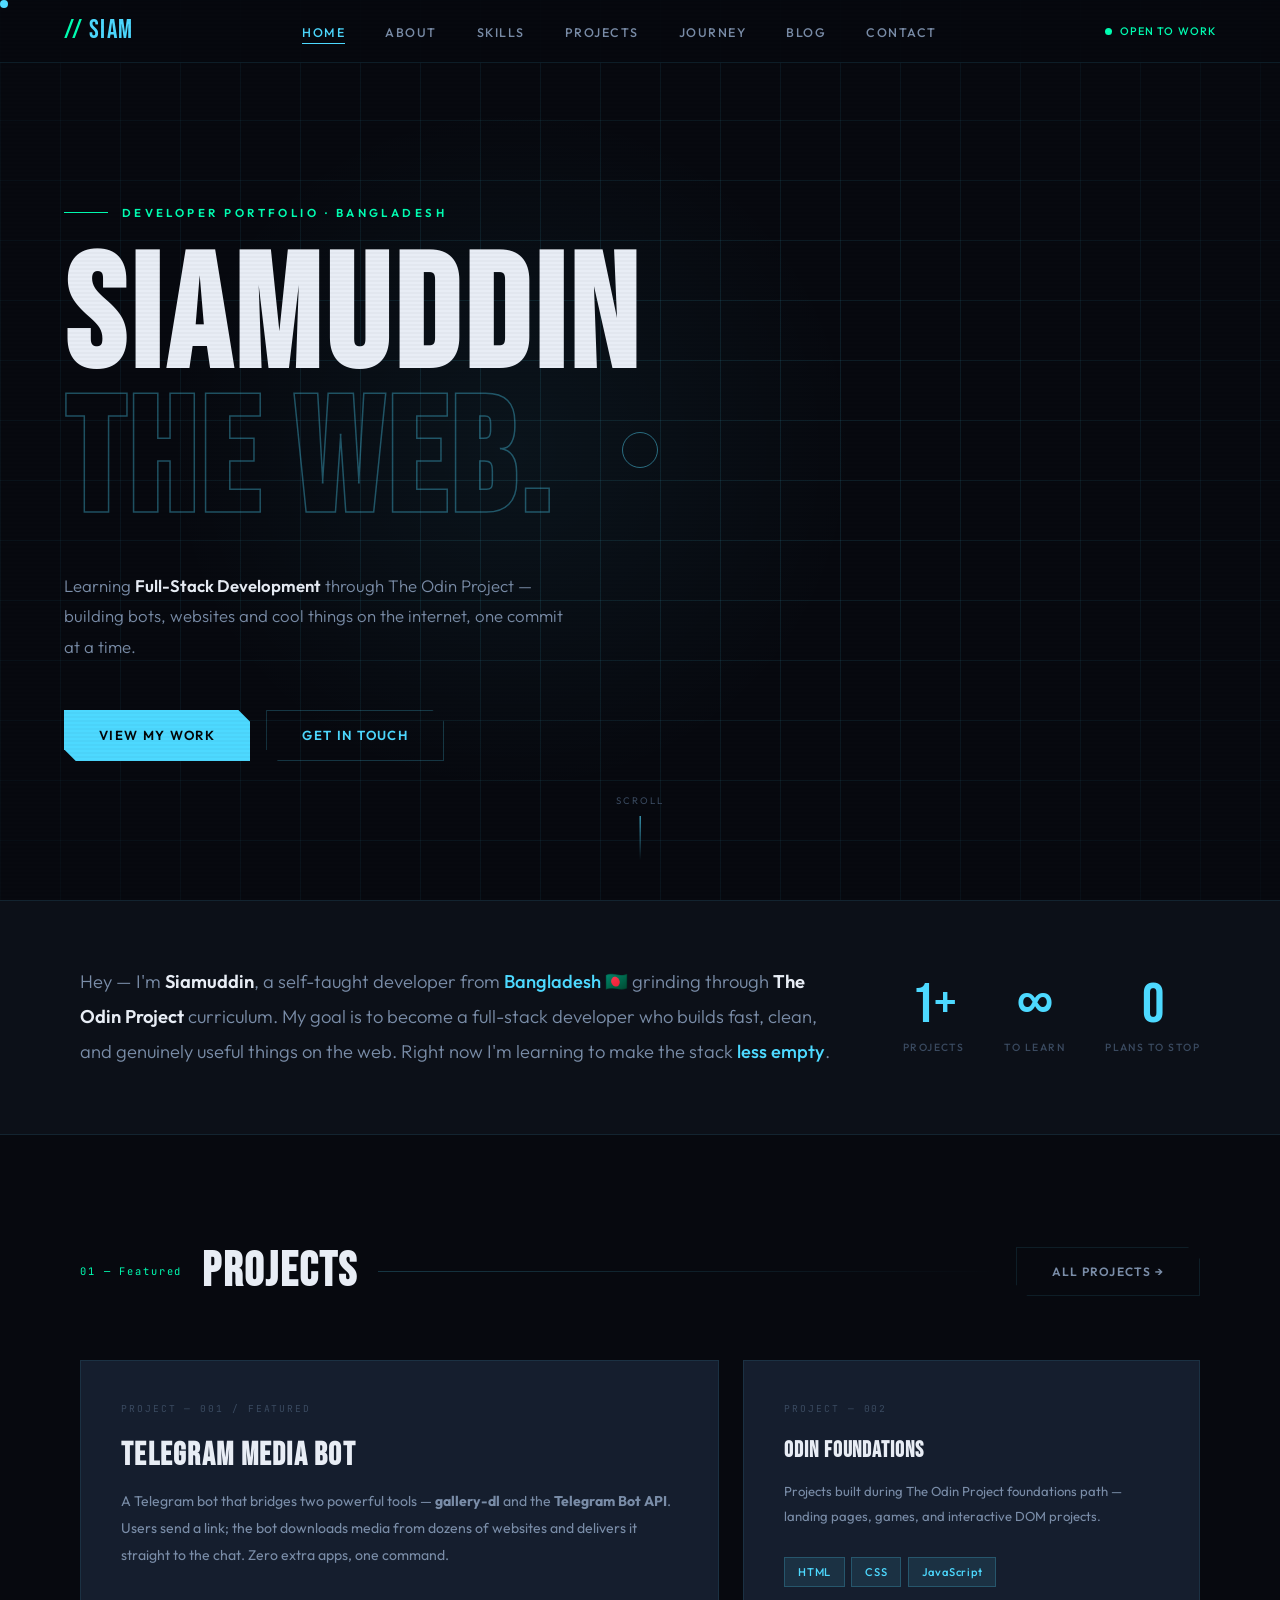
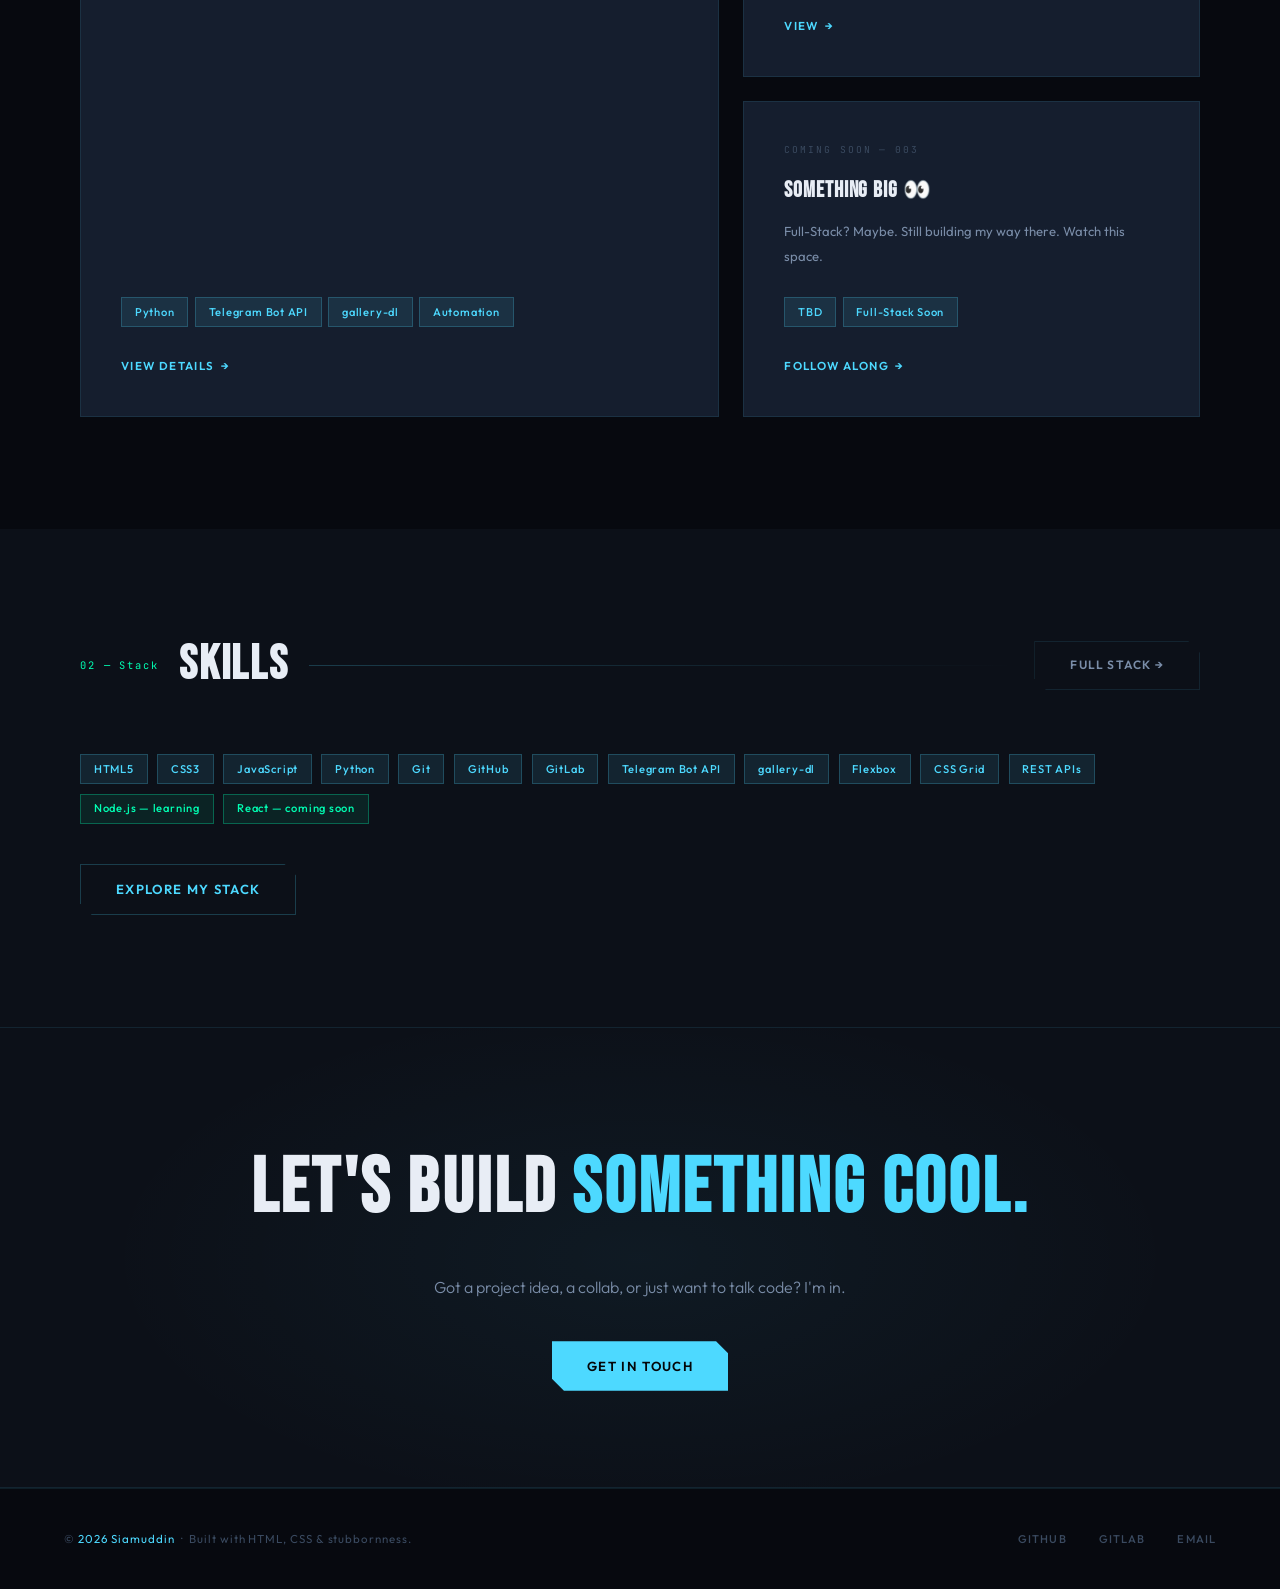
<file: index.html>
<!DOCTYPE html>
<!--
  index.html — HOMEPAGE
  ─────────────────────
  This is the FIRST page visitors see.
  Sections:
    • Navbar (from shared CSS/JS)
    • Hero  — big cinematic intro with animated name
    • Intro — short "who am I" snapshot
    • Featured projects teaser (links to projects.html)
    • Skills snapshot (links to skills.html)
    • CTA banner
    • Footer
-->
<html lang="en">
<head>
  <meta charset="UTF-8">
  <meta name="viewport" content="width=device-width, initial-scale=1.0">

  <!-- SEO / Social sharing -->
  <title>Siamuddin — Web Developer</title>
  <meta name="description" content="Self-taught full-stack developer learning through The Odin Project. Building cool websites, bots and web apps from Bangladesh.">

  <!-- Shared stylesheet (variables, nav, footer, utilities) -->
  <link rel="stylesheet" href="css/style.css">

  <!-- Page-specific styles (only used on this page) -->
  <style>
    /* ── HERO ───────────────────────────────────────────────── */
    .hero {
      min-height: 100vh;
      display: flex;
      align-items: center;
      padding: 9rem var(--sp-lg) 5rem;
      position: relative;
      overflow: hidden;
    }

    /* Subtle dot-grid background */
    .hero-bg {
      position: absolute; inset: 0;
      background-image:
        linear-gradient(var(--border) 1px, transparent 1px),
        linear-gradient(90deg, var(--border) 1px, transparent 1px);
      background-size: 60px 60px;
      /* fade out towards the edges */
      mask-image: radial-gradient(ellipse 80% 90% at 50% 50%, black 20%, transparent 100%);
      pointer-events: none;
    }

    /* Large radial glow centred behind the text */
    .hero-glow {
      position: absolute;
      width: 700px; height: 700px;
      border-radius: 50%;
      background: radial-gradient(circle, rgba(77,217,255,0.055) 0%, transparent 70%);
      top: 50%; left: 40%;
      transform: translate(-50%, -50%);
      pointer-events: none;
    }

    .hero-content {
      position: relative;
      z-index: 2;
      max-width: 1000px;
    }

    /* "DEVELOPER PORTFOLIO" label above the name */
    .hero-eyebrow {
      display: flex;
      align-items: center;
      gap: 0.85rem;
      font-size: 0.72rem;
      font-weight: 600;
      letter-spacing: 0.3em;
      text-transform: uppercase;
      color: var(--accent);
      margin-bottom: 1.6rem;
    }
    .hero-eyebrow::before {
      content: '';
      display: inline-block;
      width: 44px; height: 1px;
      background: var(--accent);
    }

    /* The giant name */
    .hero-name {
      font-family: var(--font-display);
      font-size: clamp(5rem, 13vw, 10rem);
      line-height: 0.9;
      letter-spacing: 0.03em;
      color: var(--text);
      margin-bottom: 0.2rem;
    }
    /* Second line — outlined (ghost) text */
    .hero-name .ghost {
      display: block;
      color: transparent;
      -webkit-text-stroke: 1.5px rgba(77,217,255,0.35);
    }

    .hero-tagline {
      max-width: 500px;
      font-size: 1.05rem;
      font-weight: 300;
      line-height: 1.8;
      color: var(--text2);
      margin: 2.2rem 0 3rem;
    }
    .hero-tagline strong { color: var(--text); font-weight: 600; }

    .hero-cta { display: flex; gap: 1rem; flex-wrap: wrap; }

    /* Scroll indicator */
    .hero-scroll {
      position: absolute;
      bottom: 2.5rem; left: 50%;
      transform: translateX(-50%);
      display: flex; flex-direction: column;
      align-items: center; gap: 0.5rem;
      font-size: 0.6rem;
      letter-spacing: 0.22em;
      text-transform: uppercase;
      color: var(--text3);
      animation: bob 3s ease-in-out infinite;
    }
    .scroll-bar {
      width: 1px; height: 44px;
      background: linear-gradient(to bottom, var(--cyan), transparent);
    }
    @keyframes bob {
      0%,100% { transform: translateX(-50%) translateY(0); }
      50%      { transform: translateX(-50%) translateY(7px); }
    }

    /* ── INTRO STRIP ─────────────────────────────────────────── */
    .intro-strip {
      padding: 4rem var(--sp-lg);
      background: var(--bg2);
      border-top: 1px solid var(--border);
      border-bottom: 1px solid var(--border);
    }
    .intro-strip-inner {
      max-width: 1120px; margin: 0 auto;
      display: grid;
      grid-template-columns: 1fr auto;
      gap: 4rem;
      align-items: center;
    }
    .intro-strip p {
      font-size: 1.15rem;
      font-weight: 300;
      line-height: 1.9;
      color: var(--text2);
    }
    .intro-strip p strong { color: var(--text); font-weight: 600; }
    .intro-strip p .hl   { color: var(--cyan); font-weight: 500; }

    /* Stat boxes */
    .intro-stats {
      display: flex; gap: 2.5rem;
    }
    .istat { text-align: center; }
    .istat-num {
      font-family: var(--font-display);
      font-size: 3.5rem;
      line-height: 1;
      color: var(--cyan);
    }
    .istat-label {
      font-size: 0.65rem;
      font-weight: 500;
      letter-spacing: 0.14em;
      text-transform: uppercase;
      color: var(--text3);
      margin-top: 0.3rem;
    }

    /* ── FEATURED PROJECTS ───────────────────────────────────── */
    .featured-grid {
      display: grid;
      grid-template-columns: 1.4fr 1fr;
      gap: 1.5rem;
    }
    .project-card-main {
      background: var(--surface);
      border: 1px solid var(--border);
      padding: 2.5rem;
      position: relative; overflow: hidden;
      transition: border-color 0.3s, transform 0.3s;
      display: flex; flex-direction: column;
    }
    .project-card-main::before {
      content: '';
      position: absolute; top: 0; left: 0;
      width: 100%; height: 2px;
      background: linear-gradient(to right, var(--cyan), var(--accent));
      transform: scaleX(0); transform-origin: left;
      transition: transform 0.4s;
    }
    .project-card-main:hover {
      border-color: var(--border2);
      transform: translateY(-4px);
    }
    .project-card-main:hover::before { transform: scaleX(1); }

    .proj-num {
      font-family: var(--font-mono);
      font-size: 0.6rem; color: var(--text3);
      letter-spacing: 0.2em; margin-bottom: 1.4rem;
    }
    .proj-title {
      font-family: var(--font-display);
      font-size: 2rem; letter-spacing: 0.04em;
      color: var(--text); margin-bottom: 1rem;
      line-height: 1;
    }
    .proj-desc {
      font-size: 0.88rem; line-height: 1.9;
      color: var(--text2); flex: 1; margin-bottom: 1.8rem;
    }
    .proj-tags { display: flex; flex-wrap: wrap; gap: 0.4rem; margin-bottom: 1.8rem; }
    .proj-link {
      font-size: 0.72rem; font-weight: 600;
      letter-spacing: 0.12em; text-transform: uppercase;
      color: var(--cyan);
      display: inline-flex; align-items: center; gap: 0.4rem;
      transition: gap 0.2s;
    }
    .proj-link:hover { gap: 0.8rem; }
    .proj-link::after { content: '→'; }

    /* Secondary (smaller) project cards */
    .project-stack {
      display: flex; flex-direction: column; gap: 1.5rem;
    }

    /* ── SKILLS SNAPSHOT ─────────────────────────────────────── */
    .skills-snap {
      display: flex; flex-wrap: wrap; gap: 0.6rem;
      margin-bottom: 2.5rem;
    }

    /* ── CTA BANNER ──────────────────────────────────────────── */
    .cta-banner {
      padding: 6rem var(--sp-lg);
      background: var(--bg2);
      text-align: center;
      border-top: 1px solid var(--border);
      border-bottom: 1px solid var(--border);
      position: relative; overflow: hidden;
    }
    .cta-banner::before {
      content: '';
      position: absolute; inset: 0;
      background: radial-gradient(ellipse 60% 80% at 50% 50%, rgba(77,217,255,0.05) 0%, transparent 70%);
      pointer-events: none;
    }
    .cta-banner h2 {
      font-family: var(--font-display);
      font-size: clamp(2.5rem, 6vw, 5rem);
      letter-spacing: 0.04em;
      color: var(--text); margin-bottom: 1.2rem;
      position: relative; z-index: 1;
    }
    .cta-banner h2 span { color: var(--cyan); }
    .cta-banner p {
      font-size: 1rem; font-weight: 300;
      color: var(--text2); max-width: 480px;
      margin: 0 auto 2.5rem;
      position: relative; z-index: 1;
    }
    .cta-banner .btn { position: relative; z-index: 1; }

    @media (max-width: 900px) {
      .intro-strip-inner { grid-template-columns: 1fr; gap: 2rem; }
      .intro-stats { justify-content: center; }
      .featured-grid { grid-template-columns: 1fr; }
    }
  </style>
</head>
<body>

  <!-- CURSOR ELEMENTS (drawn by JS) -->
  <div class="cursor"></div>
  <div class="cursor-ring"></div>

  <!-- ── NAVBAR ─────────────────────────────────────────────── -->
  <nav class="navbar">
    <a class="nav-logo" href="index.html"><span>//</span> SIAM</a>

    <ul class="nav-links">
      <li><a href="index.html">Home</a></li>
      <li><a href="pages/about.html">About</a></li>
      <li><a href="pages/skills.html">Skills</a></li>
      <li><a href="pages/projects.html">Projects</a></li>
      <li><a href="pages/journey.html">Journey</a></li>
      <li><a href="pages/blog.html">Blog</a></li>
      <li><a href="pages/contact.html">Contact</a></li>
    </ul>

    <div class="nav-status">
      <div class="status-dot"></div> Open to Work
    </div>

    <!-- Hamburger for mobile -->
    <button class="nav-hamburger" aria-label="Menu">
      <span></span><span></span><span></span>
    </button>
  </nav>

  <!-- Mobile full-screen menu -->
  <div class="nav-mobile">
    <a href="index.html">Home</a>
    <a href="pages/about.html">About</a>
    <a href="pages/skills.html">Skills</a>
    <a href="pages/projects.html">Projects</a>
    <a href="pages/journey.html">Journey</a>
    <a href="pages/blog.html">Blog</a>
    <a href="pages/contact.html">Contact</a>
  </div>


  <!-- ── HERO ───────────────────────────────────────────────── -->
  <section class="hero">
    <div class="hero-bg"></div>
    <div class="hero-glow"></div>

    <div class="hero-content">
      <div class="hero-eyebrow">Developer Portfolio · Bangladesh</div>

      <h1 class="hero-name">
        SIAMUDDIN
        <span class="ghost">THE WEB.</span>
      </h1>

      <p class="hero-tagline">
        Learning <strong>Full-Stack Development</strong> through The Odin Project —
        building bots, websites and cool things on the internet,
        one commit at a time.
      </p>

      <div class="hero-cta">
        <a href="pages/projects.html" class="btn btn-primary">View My Work</a>
        <a href="pages/contact.html"  class="btn btn-outline">Get In Touch</a>
      </div>
    </div>

    <div class="hero-scroll">
      <span>Scroll</span>
      <div class="scroll-bar"></div>
    </div>
  </section>


  <!-- ── INTRO STRIP ────────────────────────────────────────── -->
  <div class="intro-strip reveal">
    <div class="intro-strip-inner">
      <p>
        Hey — I'm <strong>Siamuddin</strong>, a self-taught developer from
        <span class="hl">Bangladesh 🇧🇩</span> grinding through
        <strong>The Odin Project</strong> curriculum. My goal is to become a
        full-stack developer who builds fast, clean, and genuinely useful things
        on the web. Right now I'm learning to make the stack
        <span class="hl">less empty</span>.
      </p>
      <div class="intro-stats">
        <div class="istat">
          <div class="istat-num">1+</div>
          <div class="istat-label">Projects</div>
        </div>
        <div class="istat">
          <div class="istat-num">∞</div>
          <div class="istat-label">To Learn</div>
        </div>
        <div class="istat">
          <div class="istat-num">0</div>
          <div class="istat-label">Plans to Stop</div>
        </div>
      </div>
    </div>
  </div>


  <!-- ── FEATURED PROJECTS ──────────────────────────────────── -->
  <section class="section">
    <div class="container">
      <div class="section-header">
        <span class="section-num">01 — Featured</span>
        <h2 class="section-title">Projects</h2>
        <div class="section-rule"></div>
        <a href="pages/projects.html" class="btn btn-ghost">All Projects →</a>
      </div>

      <div class="featured-grid">
        <!-- Main featured project -->
        <div class="project-card-main reveal">
          <div class="proj-num">PROJECT — 001 / FEATURED</div>
          <h3 class="proj-title">Telegram Media Bot</h3>
          <p class="proj-desc">
            A Telegram bot that bridges two powerful tools —
            <strong>gallery-dl</strong> and the <strong>Telegram Bot API</strong>.
            Users send a link; the bot downloads media from dozens of websites
            and delivers it straight to the chat. Zero extra apps, one command.
          </p>
          <div class="proj-tags">
            <span class="tag">Python</span>
            <span class="tag">Telegram Bot API</span>
            <span class="tag">gallery-dl</span>
            <span class="tag">Automation</span>
          </div>
          <a href="pages/projects.html" class="proj-link">View Details</a>
        </div>

        <!-- Side stack -->
        <div class="project-stack">
          <div class="project-card-main reveal reveal-delay-1">
            <div class="proj-num">PROJECT — 002</div>
            <h3 class="proj-title" style="font-size:1.4rem;">Odin Foundations</h3>
            <p class="proj-desc" style="font-size:0.82rem;">
              Projects built during The Odin Project foundations path —
              landing pages, games, and interactive DOM projects.
            </p>
            <div class="proj-tags">
              <span class="tag">HTML</span>
              <span class="tag">CSS</span>
              <span class="tag">JavaScript</span>
            </div>
            <a href="pages/projects.html" class="proj-link">View</a>
          </div>

          <div class="project-card-main reveal reveal-delay-2">
            <div class="proj-num">COMING SOON — 003</div>
            <h3 class="proj-title" style="font-size:1.4rem;">Something Big 👀</h3>
            <p class="proj-desc" style="font-size:0.82rem;">
              Full-Stack? Maybe. Still building my way there. Watch this space.
            </p>
            <div class="proj-tags">
              <span class="tag">TBD</span>
              <span class="tag">Full-Stack Soon</span>
            </div>
            <a href="pages/contact.html" class="proj-link">Follow Along</a>
          </div>
        </div>
      </div>
    </div>
  </section>


  <!-- ── SKILLS SNAPSHOT ────────────────────────────────────── -->
  <section class="section section--alt">
    <div class="container">
      <div class="section-header">
        <span class="section-num">02 — Stack</span>
        <h2 class="section-title">Skills</h2>
        <div class="section-rule"></div>
        <a href="pages/skills.html" class="btn btn-ghost">Full Stack →</a>
      </div>
      <div class="skills-snap reveal">
        <span class="tag">HTML5</span>
        <span class="tag">CSS3</span>
        <span class="tag">JavaScript</span>
        <span class="tag">Python</span>
        <span class="tag">Git</span>
        <span class="tag">GitHub</span>
        <span class="tag">GitLab</span>
        <span class="tag">Telegram Bot API</span>
        <span class="tag">gallery-dl</span>
        <span class="tag">Flexbox</span>
        <span class="tag">CSS Grid</span>
        <span class="tag">REST APIs</span>
        <span class="tag tag--accent">Node.js — learning</span>
        <span class="tag tag--accent">React — coming soon</span>
      </div>
      <a href="pages/skills.html" class="btn btn-outline reveal">Explore My Stack</a>
    </div>
  </section>


  <!-- ── CTA BANNER ─────────────────────────────────────────── -->
  <div class="cta-banner reveal">
    <h2>Let's Build <span>Something Cool.</span></h2>
    <p>Got a project idea, a collab, or just want to talk code? I'm in.</p>
    <a href="pages/contact.html" class="btn btn-primary">Get In Touch</a>
  </div>


  <!-- ── FOOTER ─────────────────────────────────────────────── -->
  <footer>
    <div class="footer-left">
      © <span id="footer-year"></span> <span>Siamuddin</span>
      &nbsp;·&nbsp; Built with HTML, CSS & stubbornness.
    </div>
    <div class="footer-right">
      <a href="https://github.com/siamuddin"  target="_blank" rel="noopener">GitHub</a>
      <a href="https://gitlab.com/siamuddin"  target="_blank" rel="noopener">GitLab</a>
      <a href="mailto:shelve-clock-corny@duck.com">Email</a>
    </div>
  </footer>


  <!-- Shared JS (cursor, mobile menu, scroll reveals) -->
  <script src="js/main.js"></script>
</body>
</html>
</file>
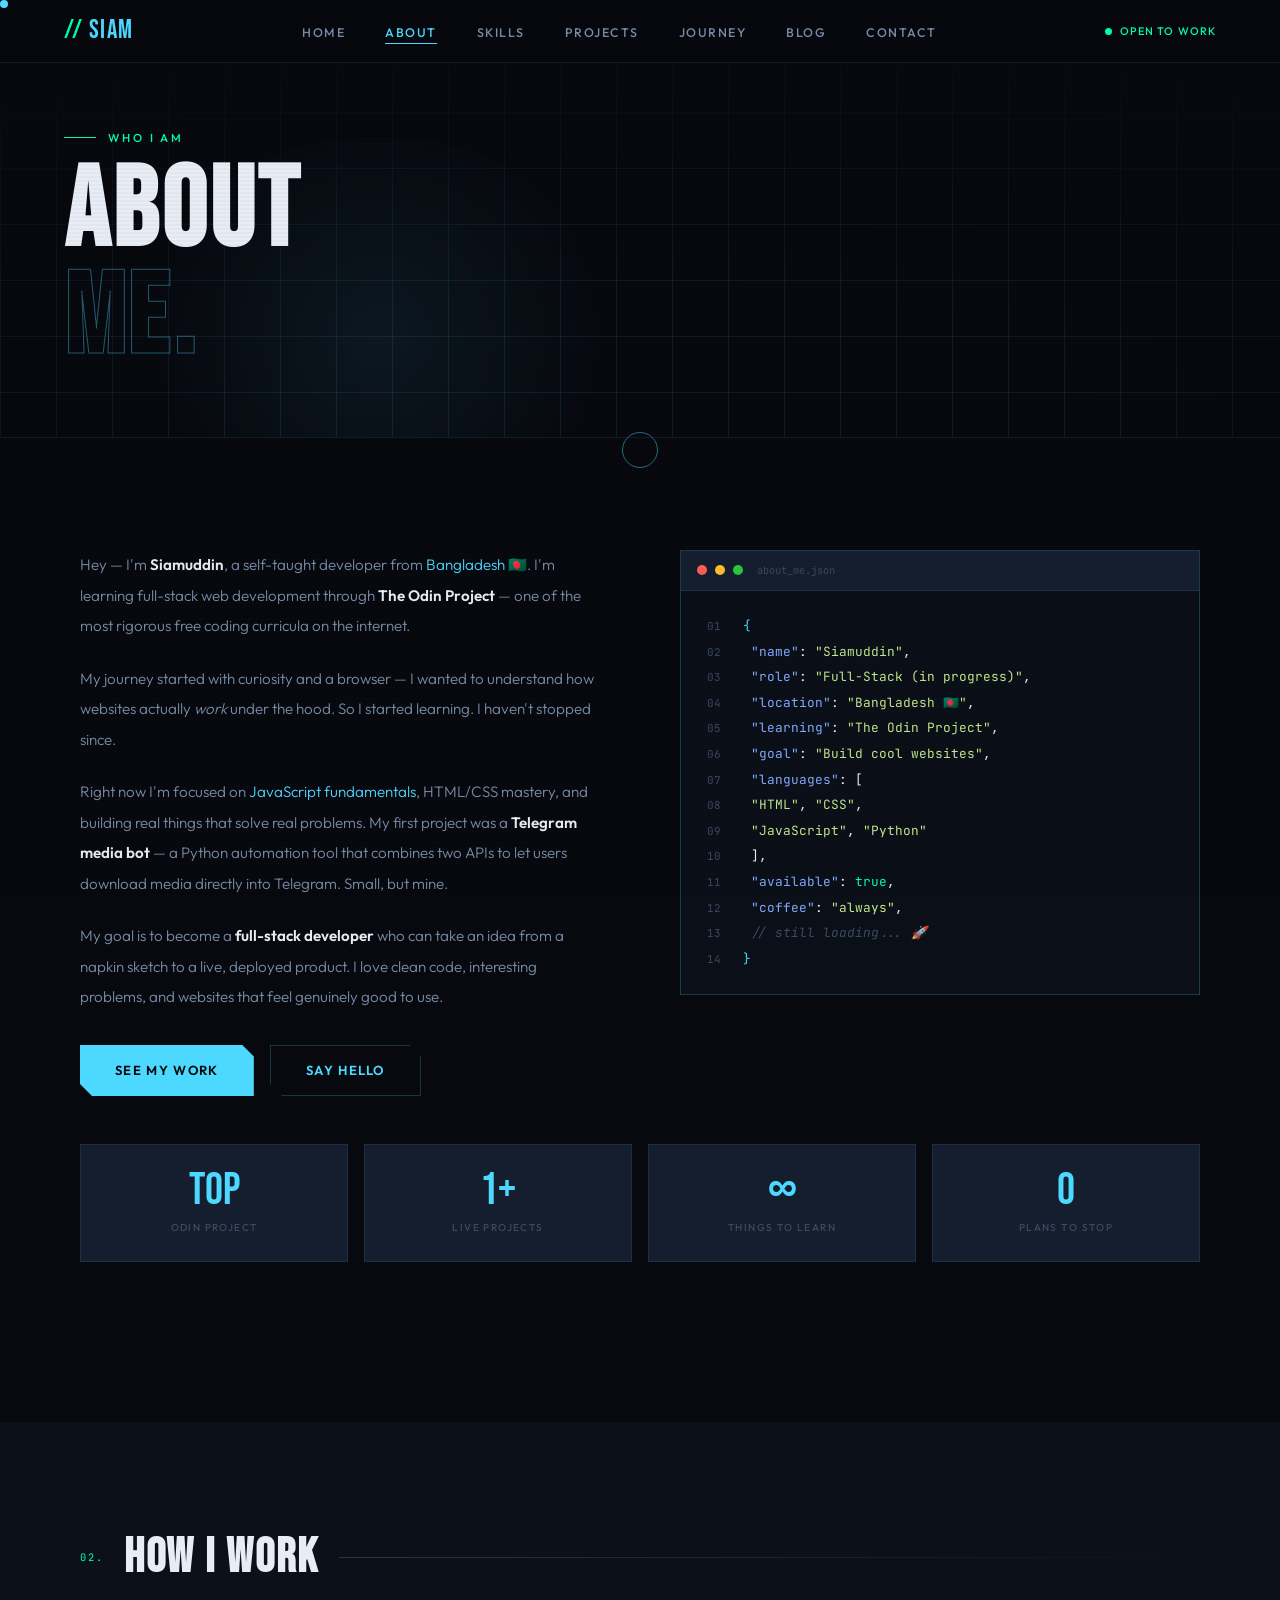
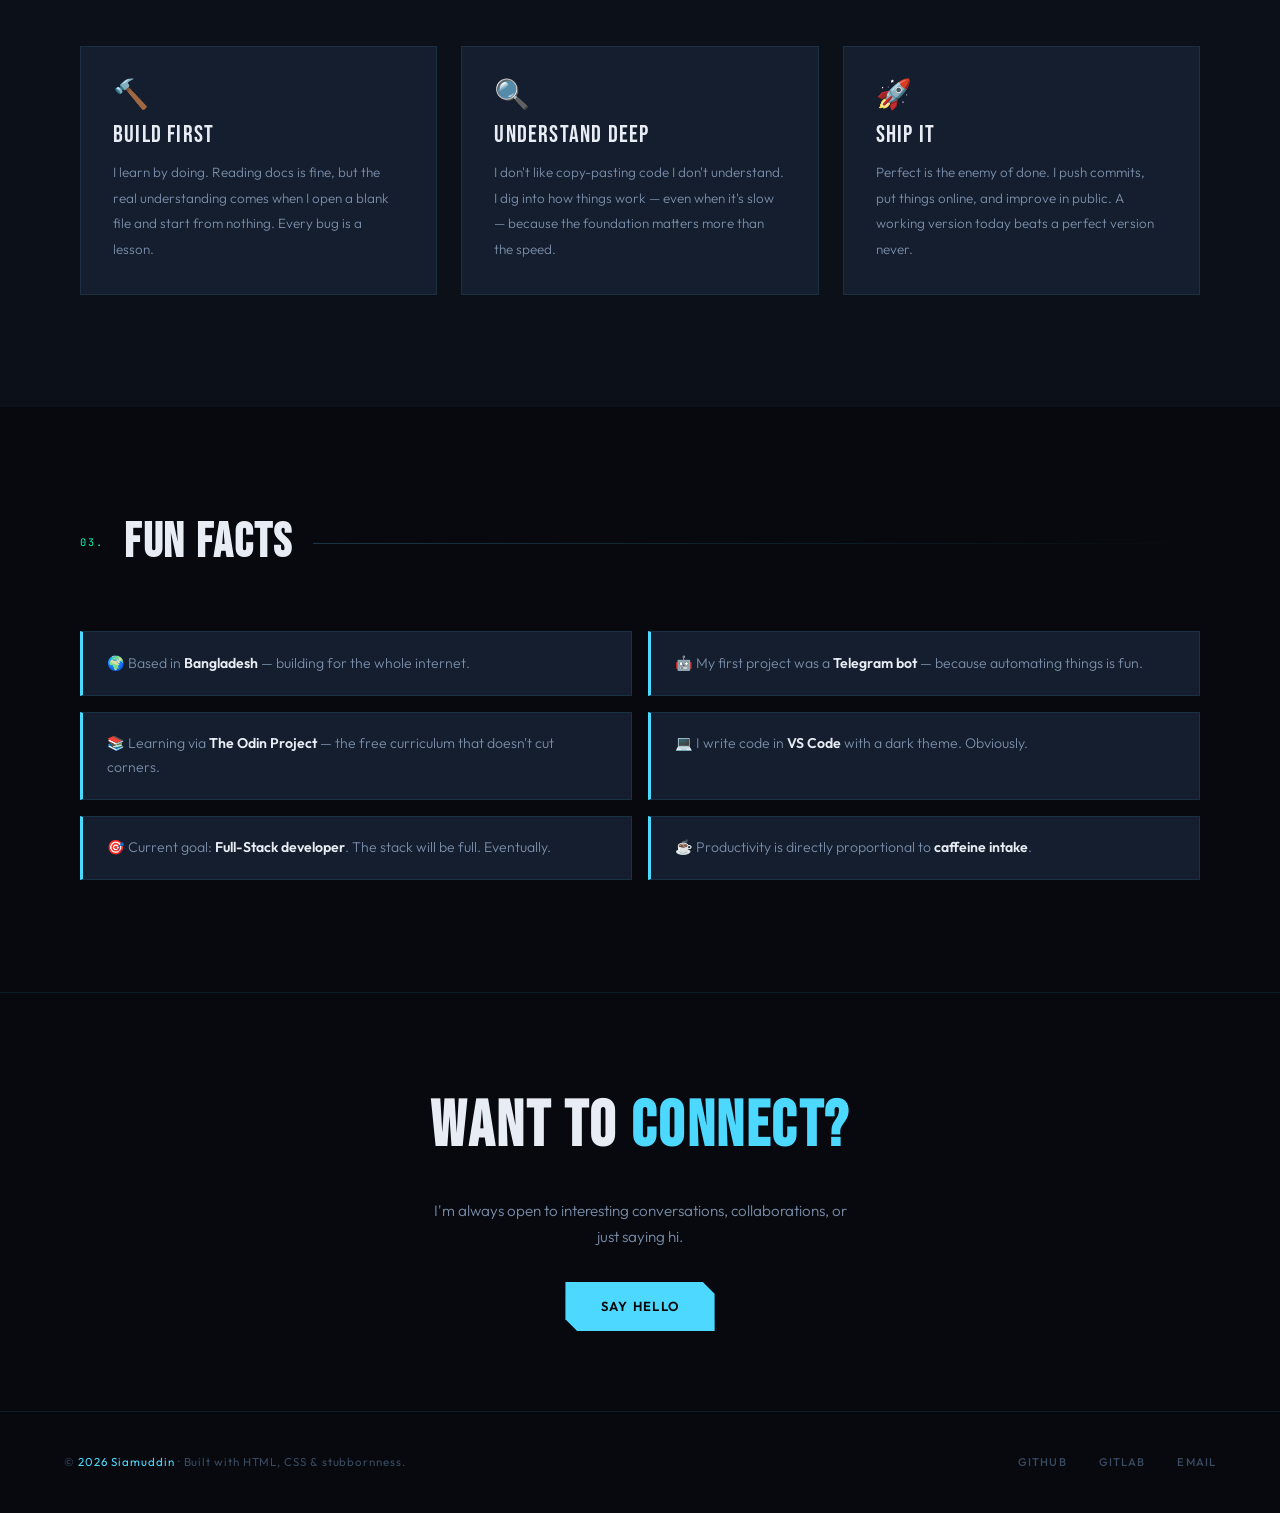
<file: pages/about.html>
<!DOCTYPE html>
<!--
  pages/about.html — ABOUT PAGE
  ──────────────────────────────
  A full page dedicated to who Siamuddin is.
  Sections:
    • Page hero banner
    • Bio (text + code window)
    • Values / approach cards
    • Fun facts
    • CTA
-->
<html lang="en">
<head>
  <meta charset="UTF-8">
  <meta name="viewport" content="width=device-width, initial-scale=1.0">
  <title>About — Siamuddin</title>
  <meta name="description" content="Learn about Siamuddin — a self-taught full-stack developer from Bangladesh learning through The Odin Project.">

  <!-- Path goes UP one level (../) because this file is inside /pages/ -->
  <link rel="stylesheet" href="../css/style.css">

  <style>
    /* ── BIO GRID ────────────────────────────────────────────── */
    .bio-grid {
      display: grid;
      grid-template-columns: 1fr 1fr;
      gap: 5rem;
      align-items: start;
    }
    .bio-text p {
      font-size: 0.95rem;
      font-weight: 300;
      line-height: 2;
      color: var(--text2);
      margin-bottom: 1.4rem;
    }
    .bio-text p strong { color: var(--text); font-weight: 600; }
    .bio-text p .hl    { color: var(--cyan); }

    /* ── STATS ROW ───────────────────────────────────────────── */
    .stats-row {
      display: grid;
      grid-template-columns: repeat(4, 1fr);
      gap: 1rem;
      margin: 3rem 0;
    }
    .stat-box {
      background: var(--surface);
      border: 1px solid var(--border);
      padding: 1.5rem;
      text-align: center;
      position: relative; overflow: hidden;
      transition: border-color 0.3s;
    }
    .stat-box::after {
      content: '';
      position: absolute; bottom: 0; left: 0;
      width: 100%; height: 2px;
      background: linear-gradient(to right, var(--cyan), var(--accent));
      transform: scaleX(0); transform-origin: left;
      transition: transform 0.3s;
    }
    .stat-box:hover { border-color: var(--border2); }
    .stat-box:hover::after { transform: scaleX(1); }
    .stat-box-num {
      font-family: var(--font-display);
      font-size: 2.8rem;
      line-height: 1;
      color: var(--cyan);
    }
    .stat-box-label {
      font-size: 0.63rem;
      font-weight: 500;
      letter-spacing: 0.14em;
      text-transform: uppercase;
      color: var(--text3);
      margin-top: 0.35rem;
    }

    /* ── VALUES CARDS ────────────────────────────────────────── */
    .values-grid {
      display: grid;
      grid-template-columns: repeat(3, 1fr);
      gap: 1.5rem;
    }
    .value-card {
      background: var(--surface);
      border: 1px solid var(--border);
      padding: 2rem;
      transition: border-color 0.3s, transform 0.3s;
    }
    .value-card:hover { border-color: var(--border2); transform: translateY(-4px); }
    .value-icon {
      font-size: 1.8rem;
      margin-bottom: 1rem;
      line-height: 1;
    }
    .value-title {
      font-family: var(--font-display);
      font-size: 1.5rem;
      letter-spacing: 0.05em;
      color: var(--text);
      margin-bottom: 0.8rem;
      line-height: 1;
    }
    .value-desc {
      font-size: 0.84rem;
      font-weight: 300;
      line-height: 1.9;
      color: var(--text2);
    }

    /* ── FUN FACTS ───────────────────────────────────────────── */
    .facts-list {
      display: grid;
      grid-template-columns: repeat(2, 1fr);
      gap: 1rem;
    }
    .fact-item {
      background: var(--surface);
      border: 1px solid var(--border);
      border-left: 3px solid var(--cyan);
      padding: 1.2rem 1.5rem;
      font-size: 0.88rem;
      font-weight: 300;
      color: var(--text2);
      line-height: 1.7;
    }
    .fact-item strong { color: var(--text); font-weight: 600; }

    @media (max-width: 900px) {
      .bio-grid { grid-template-columns: 1fr; gap: 3rem; }
      .stats-row { grid-template-columns: repeat(2, 1fr); }
      .values-grid { grid-template-columns: 1fr; }
      .facts-list { grid-template-columns: 1fr; }
    }
  </style>
</head>
<body>
  <div class="cursor"></div>
  <div class="cursor-ring"></div>

  <!-- NAVBAR -->
  <nav class="navbar">
    <a class="nav-logo" href="../index.html"><span>//</span> SIAM</a>
    <ul class="nav-links">
      <li><a href="../index.html">Home</a></li>
      <li><a href="about.html">About</a></li>
      <li><a href="skills.html">Skills</a></li>
      <li><a href="projects.html">Projects</a></li>
      <li><a href="journey.html">Journey</a></li>
      <li><a href="blog.html">Blog</a></li>
      <li><a href="contact.html">Contact</a></li>
    </ul>
    <div class="nav-status"><div class="status-dot"></div> Open to Work</div>
    <button class="nav-hamburger" aria-label="Menu">
      <span></span><span></span><span></span>
    </button>
  </nav>
  <div class="nav-mobile">
    <a href="../index.html">Home</a>
    <a href="about.html">About</a>
    <a href="skills.html">Skills</a>
    <a href="projects.html">Projects</a>
    <a href="journey.html">Journey</a>
    <a href="blog.html">Blog</a>
    <a href="contact.html">Contact</a>
  </div>

  <!-- PAGE HERO -->
  <div class="page-hero">
    <div class="page-hero-grid"></div>
    <div class="page-hero-glow"></div>
    <div class="page-hero-content">
      <div class="page-hero-eyebrow">Who I Am</div>
      <h1 class="page-hero-title">ABOUT<br><em>ME.</em></h1>
    </div>
  </div>

  <!-- BIO SECTION -->
  <section class="section">
    <div class="container">
      <div class="bio-grid">
        <div class="bio-text reveal">
          <p>Hey — I'm <strong>Siamuddin</strong>, a self-taught developer from <span class="hl">Bangladesh 🇧🇩</span>. I'm learning full-stack web development through <strong>The Odin Project</strong> — one of the most rigorous free coding curricula on the internet.</p>
          <p>My journey started with curiosity and a browser — I wanted to understand how websites actually <em>work</em> under the hood. So I started learning. I haven't stopped since.</p>
          <p>Right now I'm focused on <span class="hl">JavaScript fundamentals</span>, HTML/CSS mastery, and building real things that solve real problems. My first project was a <strong>Telegram media bot</strong> — a Python automation tool that combines two APIs to let users download media directly into Telegram. Small, but mine.</p>
          <p>My goal is to become a <strong>full-stack developer</strong> who can take an idea from a napkin sketch to a live, deployed product. I love clean code, interesting problems, and websites that feel genuinely good to use.</p>
          <div style="margin-top: 2rem; display: flex; gap: 1rem; flex-wrap: wrap;">
            <a href="projects.html" class="btn btn-primary">See My Work</a>
            <a href="contact.html"  class="btn btn-outline">Say Hello</a>
          </div>
        </div>

        <!-- Code window - about me as JSON -->
        <div class="code-window reveal reveal-delay-1">
          <div class="code-titlebar">
            <div class="code-dot r"></div>
            <div class="code-dot y"></div>
            <div class="code-dot g"></div>
            <span class="code-filename">about_me.json</span>
          </div>
          <div class="code-body">
            <div><span class="ln">01</span><span class="cv">{</span></div>
            <div><span class="ln">02</span>  <span class="cf">"name"</span>: <span class="cs">"Siamuddin"</span>,</div>
            <div><span class="ln">03</span>  <span class="cf">"role"</span>: <span class="cs">"Full-Stack (in progress)"</span>,</div>
            <div><span class="ln">04</span>  <span class="cf">"location"</span>: <span class="cs">"Bangladesh 🇧🇩"</span>,</div>
            <div><span class="ln">05</span>  <span class="cf">"learning"</span>: <span class="cs">"The Odin Project"</span>,</div>
            <div><span class="ln">06</span>  <span class="cf">"goal"</span>: <span class="cs">"Build cool websites"</span>,</div>
            <div><span class="ln">07</span>  <span class="cf">"languages"</span>: [</div>
            <div><span class="ln">08</span>    <span class="cs">"HTML"</span>, <span class="cs">"CSS"</span>,</div>
            <div><span class="ln">09</span>    <span class="cs">"JavaScript"</span>, <span class="cs">"Python"</span></div>
            <div><span class="ln">10</span>  ],</div>
            <div><span class="ln">11</span>  <span class="cf">"available"</span>: <span class="cn">true</span>,</div>
            <div><span class="ln">12</span>  <span class="cf">"coffee"</span>: <span class="cs">"always"</span>,</div>
            <div><span class="ln">13</span>  <span class="cc">// still loading... 🚀</span></div>
            <div><span class="ln">14</span><span class="cv">}</span></div>
          </div>
        </div>
      </div>

      <!-- Stats -->
      <div class="stats-row">
        <div class="stat-box reveal reveal-delay-1">
          <div class="stat-box-num">TOP</div>
          <div class="stat-box-label">Odin Project</div>
        </div>
        <div class="stat-box reveal reveal-delay-2">
          <div class="stat-box-num">1+</div>
          <div class="stat-box-label">Live Projects</div>
        </div>
        <div class="stat-box reveal reveal-delay-3">
          <div class="stat-box-num">∞</div>
          <div class="stat-box-label">Things to Learn</div>
        </div>
        <div class="stat-box reveal reveal-delay-4">
          <div class="stat-box-num">0</div>
          <div class="stat-box-label">Plans to Stop</div>
        </div>
      </div>
    </div>
  </section>

  <!-- VALUES -->
  <section class="section section--alt">
    <div class="container">
      <div class="section-header">
        <span class="section-num">02.</span>
        <h2 class="section-title">How I Work</h2>
        <div class="section-rule"></div>
      </div>
      <div class="values-grid">
        <div class="value-card reveal">
          <div class="value-icon">🔨</div>
          <div class="value-title">Build First</div>
          <p class="value-desc">I learn by doing. Reading docs is fine, but the real understanding comes when I open a blank file and start from nothing. Every bug is a lesson.</p>
        </div>
        <div class="value-card reveal reveal-delay-1">
          <div class="value-icon">🔍</div>
          <div class="value-title">Understand Deep</div>
          <p class="value-desc">I don't like copy-pasting code I don't understand. I dig into how things work — even when it's slow — because the foundation matters more than the speed.</p>
        </div>
        <div class="value-card reveal reveal-delay-2">
          <div class="value-icon">🚀</div>
          <div class="value-title">Ship It</div>
          <p class="value-desc">Perfect is the enemy of done. I push commits, put things online, and improve in public. A working version today beats a perfect version never.</p>
        </div>
      </div>
    </div>
  </section>

  <!-- FUN FACTS -->
  <section class="section">
    <div class="container">
      <div class="section-header">
        <span class="section-num">03.</span>
        <h2 class="section-title">Fun Facts</h2>
        <div class="section-rule"></div>
      </div>
      <div class="facts-list">
        <div class="fact-item reveal">🌍 Based in <strong>Bangladesh</strong> — building for the whole internet.</div>
        <div class="fact-item reveal reveal-delay-1">🤖 My first project was a <strong>Telegram bot</strong> — because automating things is fun.</div>
        <div class="fact-item reveal reveal-delay-2">📚 Learning via <strong>The Odin Project</strong> — the free curriculum that doesn't cut corners.</div>
        <div class="fact-item reveal reveal-delay-3">💻 I write code in <strong>VS Code</strong> with a dark theme. Obviously.</div>
        <div class="fact-item reveal">🎯 Current goal: <strong>Full-Stack developer</strong>. The stack will be full. Eventually.</div>
        <div class="fact-item reveal reveal-delay-1">☕ Productivity is directly proportional to <strong>caffeine intake</strong>.</div>
      </div>
    </div>
  </section>

  <!-- CTA -->
  <div class="cta-banner reveal" style="padding: 5rem var(--sp-lg); text-align:center; border-top:1px solid var(--border);">
    <h2 style="font-family:var(--font-display);font-size:clamp(2rem,5vw,4rem);letter-spacing:0.04em;margin-bottom:1rem;">Want to <span style="color:var(--cyan);">Connect?</span></h2>
    <p style="font-size:0.95rem;color:var(--text2);max-width:420px;margin:0 auto 2rem;font-weight:300;">I'm always open to interesting conversations, collaborations, or just saying hi.</p>
    <a href="contact.html" class="btn btn-primary">Say Hello</a>
  </div>

  <footer>
    <div class="footer-left">© <span id="footer-year"></span> <span>Siamuddin</span> · Built with HTML, CSS & stubbornness.</div>
    <div class="footer-right">
      <a href="https://github.com/siamuddin" target="_blank" rel="noopener">GitHub</a>
      <a href="https://gitlab.com/siamuddin" target="_blank" rel="noopener">GitLab</a>
      <a href="mailto:shelve-clock-corny@duck.com">Email</a>
    </div>
  </footer>

  <script src="../js/main.js"></script>
</body>
</html>
</file>
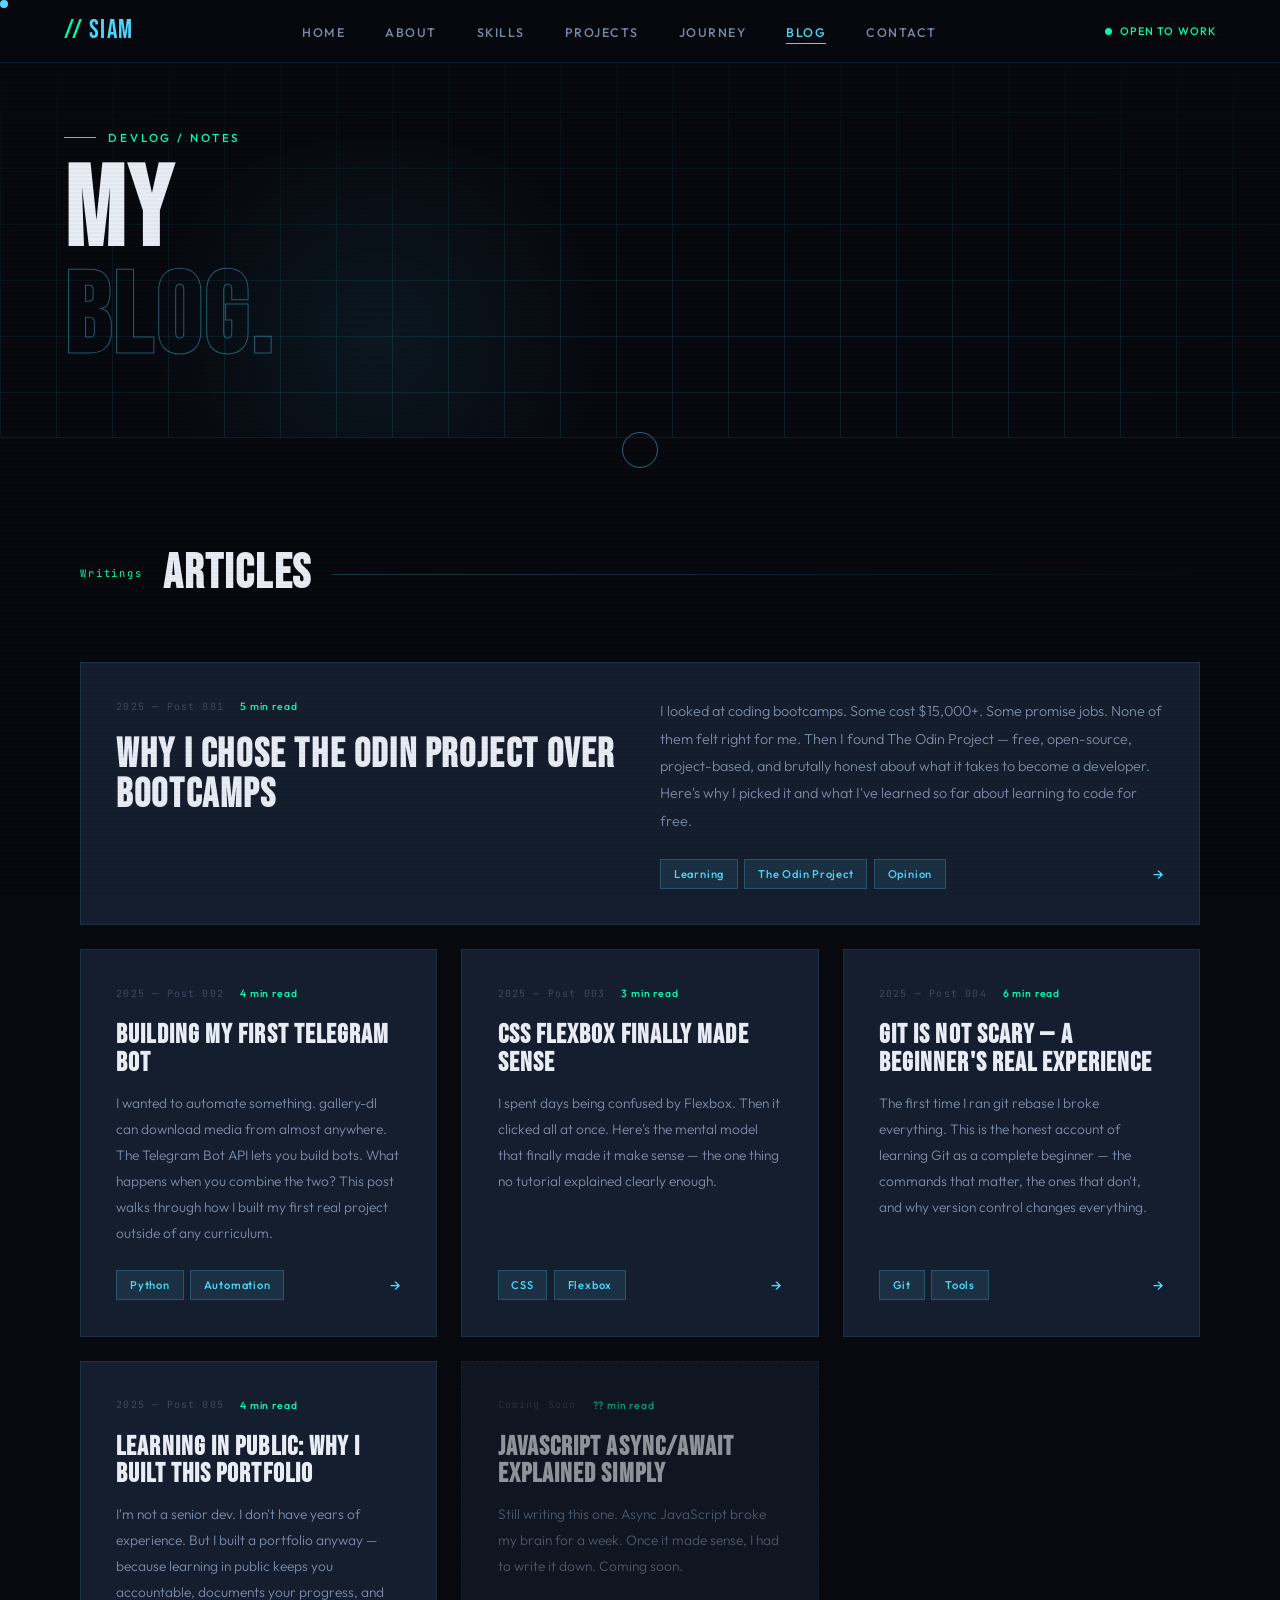
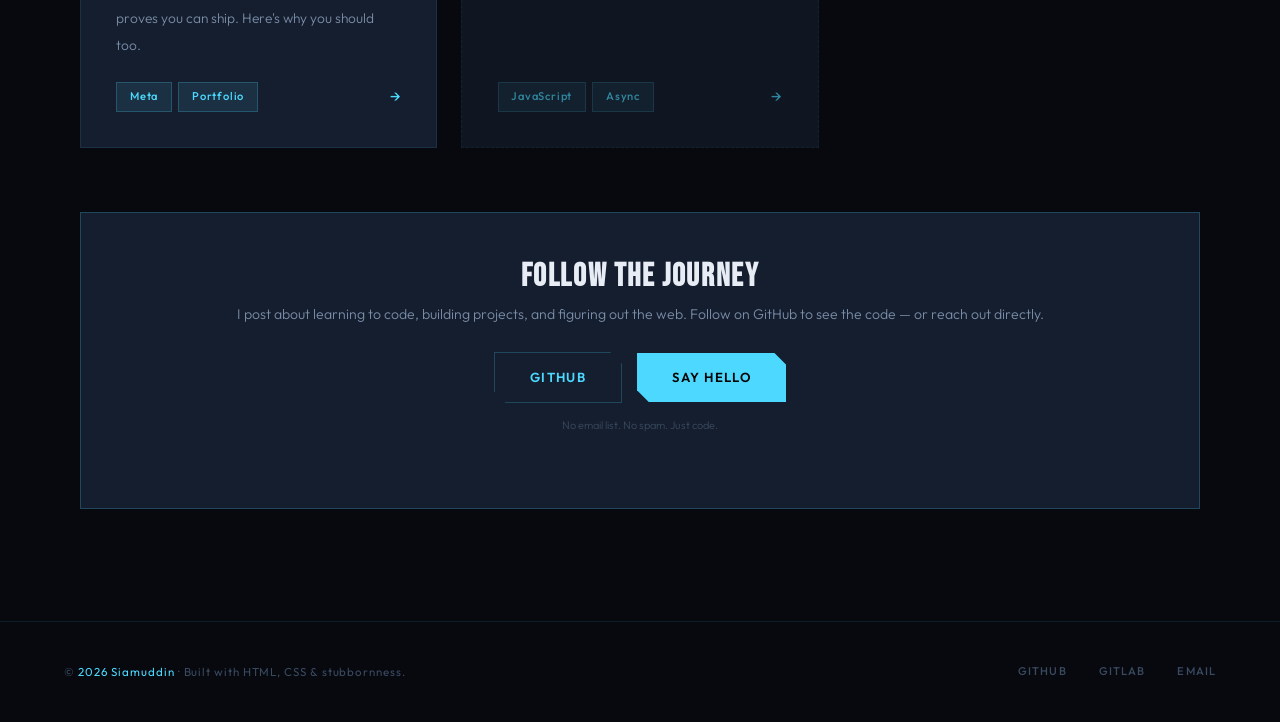
<file: pages/blog.html>
<!DOCTYPE html>
<!--
  pages/blog.html — BLOG PAGE
  ─────────────────────────────
  Articles / devlog posts about the learning journey.
  These are written as static HTML (no CMS needed for a beginner).
  When you want to add a new post, just copy a .blog-card and update the content.
-->
<html lang="en">
<head>
  <meta charset="UTF-8">
  <meta name="viewport" content="width=device-width, initial-scale=1.0">
  <title>Blog — Siamuddin</title>
  <meta name="description" content="Siamuddin's devlog — notes and thoughts on learning web development through The Odin Project.">
  <link rel="stylesheet" href="../css/style.css">
  <style>
    /* ── BLOG GRID ───────────────────────────────────────────── */
    .blog-grid {
      display: grid;
      grid-template-columns: repeat(auto-fill, minmax(340px, 1fr));
      gap: 1.5rem;
    }

    .blog-card {
      background: var(--surface);
      border: 1px solid var(--border);
      padding: 2.2rem;
      transition: border-color 0.3s, transform 0.3s;
      position: relative; overflow: hidden;
      display: flex; flex-direction: column;
      text-decoration: none; color: inherit;
    }
    .blog-card::before {
      content: '';
      position: absolute; top: 0; left: 0;
      width: 100%; height: 2px;
      background: linear-gradient(to right, var(--cyan), var(--accent));
      transform: scaleX(0); transform-origin: left;
      transition: transform 0.4s;
    }
    .blog-card:hover { border-color: var(--border2); transform: translateY(-5px); }
    .blog-card:hover::before { transform: scaleX(1); }

    .blog-meta {
      display: flex; align-items: center; gap: 1rem;
      margin-bottom: 1.2rem;
    }
    .blog-date {
      font-family: var(--font-mono);
      font-size: 0.62rem; color: var(--text3);
      letter-spacing: 0.12em;
    }
    .blog-read-time {
      font-size: 0.65rem; font-weight: 500;
      color: var(--accent); letter-spacing: 0.08em;
    }

    .blog-title {
      font-family: var(--font-display);
      font-size: 1.7rem; letter-spacing: 0.04em;
      color: var(--text); margin-bottom: 0.8rem; line-height: 1;
    }
    .blog-excerpt {
      font-size: 0.86rem; font-weight: 300;
      line-height: 1.9; color: var(--text2);
      flex: 1; margin-bottom: 1.5rem;
    }
    .blog-footer {
      display: flex; align-items: center;
      justify-content: space-between;
    }
    .blog-tags { display: flex; gap: 0.4rem; flex-wrap: wrap; }
    .blog-arrow {
      font-size: 1rem; color: var(--cyan);
      transition: transform 0.2s;
    }
    .blog-card:hover .blog-arrow { transform: translateX(5px); }

    /* ── FEATURED POST (spans 2 columns on wide screens) ──────── */
    .blog-card.featured {
      grid-column: 1 / -1;
      display: grid;
      grid-template-columns: 1fr 1fr;
      gap: 2.5rem;
      align-items: start;
    }
    .blog-card.featured .blog-title { font-size: 2.5rem; }
    .blog-card.featured .blog-excerpt { font-size: 0.9rem; }

    /* ── NEWSLETTER STRIP ────────────────────────────────────── */
    .newsletter {
      border: 1px solid var(--border2);
      background: var(--surface);
      padding: 3rem;
      text-align: center;
      margin-top: 4rem;
    }
    .newsletter h3 {
      font-family: var(--font-display);
      font-size: 2rem; letter-spacing: 0.05em;
      color: var(--text); margin-bottom: 0.6rem; line-height: 1;
    }
    .newsletter p {
      font-size: 0.88rem; font-weight: 300;
      color: var(--text2); margin-bottom: 1.5rem; line-height: 1.8;
    }
    .newsletter .note {
      font-size: 0.68rem; color: var(--text3);
      margin-top: 0.8rem;
    }

    @media (max-width: 760px) {
      .blog-card.featured { grid-template-columns: 1fr; }
      .blog-grid { grid-template-columns: 1fr; }
    }
  </style>
</head>
<body>
  <div class="cursor"></div>
  <div class="cursor-ring"></div>

  <nav class="navbar">
    <a class="nav-logo" href="../index.html"><span>//</span> SIAM</a>
    <ul class="nav-links">
      <li><a href="../index.html">Home</a></li>
      <li><a href="about.html">About</a></li>
      <li><a href="skills.html">Skills</a></li>
      <li><a href="projects.html">Projects</a></li>
      <li><a href="journey.html">Journey</a></li>
      <li><a href="blog.html">Blog</a></li>
      <li><a href="contact.html">Contact</a></li>
    </ul>
    <div class="nav-status"><div class="status-dot"></div> Open to Work</div>
    <button class="nav-hamburger" aria-label="Menu"><span></span><span></span><span></span></button>
  </nav>
  <div class="nav-mobile">
    <a href="../index.html">Home</a><a href="about.html">About</a>
    <a href="skills.html">Skills</a><a href="projects.html">Projects</a>
    <a href="journey.html">Journey</a><a href="blog.html">Blog</a>
    <a href="contact.html">Contact</a>
  </div>

  <div class="page-hero">
    <div class="page-hero-grid"></div>
    <div class="page-hero-glow"></div>
    <div class="page-hero-content">
      <div class="page-hero-eyebrow">Devlog / Notes</div>
      <h1 class="page-hero-title">MY<br><em>BLOG.</em></h1>
    </div>
  </div>

  <section class="section">
    <div class="container">
      <div class="section-header">
        <span class="section-num">Writings</span>
        <h2 class="section-title">Articles</h2>
        <div class="section-rule"></div>
      </div>

      <div class="blog-grid">

        <!-- Featured post -->
        <div class="blog-card featured reveal">
          <div>
            <div class="blog-meta">
              <span class="blog-date">2025 — Post 001</span>
              <span class="blog-read-time">5 min read</span>
            </div>
            <h2 class="blog-title">Why I Chose The Odin Project Over Bootcamps</h2>
          </div>
          <div>
            <p class="blog-excerpt">
              I looked at coding bootcamps. Some cost $15,000+. Some promise jobs.
              None of them felt right for me. Then I found The Odin Project — free,
              open-source, project-based, and brutally honest about what it takes to
              become a developer. Here's why I picked it and what I've learned so far
              about learning to code for free.
            </p>
            <div class="blog-footer">
              <div class="blog-tags">
                <span class="tag">Learning</span>
                <span class="tag">The Odin Project</span>
                <span class="tag">Opinion</span>
              </div>
              <span class="blog-arrow">→</span>
            </div>
          </div>
        </div>

        <!-- Post 2 -->
        <div class="blog-card reveal">
          <div class="blog-meta">
            <span class="blog-date">2025 — Post 002</span>
            <span class="blog-read-time">4 min read</span>
          </div>
          <h3 class="blog-title">Building My First Telegram Bot</h3>
          <p class="blog-excerpt">
            I wanted to automate something. gallery-dl can download media from
            almost anywhere. The Telegram Bot API lets you build bots.
            What happens when you combine the two? This post walks through
            how I built my first real project outside of any curriculum.
          </p>
          <div class="blog-footer">
            <div class="blog-tags">
              <span class="tag">Python</span>
              <span class="tag">Automation</span>
            </div>
            <span class="blog-arrow">→</span>
          </div>
        </div>

        <!-- Post 3 -->
        <div class="blog-card reveal reveal-delay-1">
          <div class="blog-meta">
            <span class="blog-date">2025 — Post 003</span>
            <span class="blog-read-time">3 min read</span>
          </div>
          <h3 class="blog-title">CSS Flexbox Finally Made Sense</h3>
          <p class="blog-excerpt">
            I spent days being confused by Flexbox. Then it clicked all at once.
            Here's the mental model that finally made it make sense —
            the one thing no tutorial explained clearly enough.
          </p>
          <div class="blog-footer">
            <div class="blog-tags">
              <span class="tag">CSS</span>
              <span class="tag">Flexbox</span>
            </div>
            <span class="blog-arrow">→</span>
          </div>
        </div>

        <!-- Post 4 -->
        <div class="blog-card reveal reveal-delay-2">
          <div class="blog-meta">
            <span class="blog-date">2025 — Post 004</span>
            <span class="blog-read-time">6 min read</span>
          </div>
          <h3 class="blog-title">Git Is Not Scary — A Beginner's Real Experience</h3>
          <p class="blog-excerpt">
            The first time I ran git rebase I broke everything. This is the honest
            account of learning Git as a complete beginner — the commands that matter,
            the ones that don't, and why version control changes everything.
          </p>
          <div class="blog-footer">
            <div class="blog-tags">
              <span class="tag">Git</span>
              <span class="tag">Tools</span>
            </div>
            <span class="blog-arrow">→</span>
          </div>
        </div>

        <!-- Post 5 -->
        <div class="blog-card reveal">
          <div class="blog-meta">
            <span class="blog-date">2025 — Post 005</span>
            <span class="blog-read-time">4 min read</span>
          </div>
          <h3 class="blog-title">Learning in Public: Why I Built This Portfolio</h3>
          <p class="blog-excerpt">
            I'm not a senior dev. I don't have years of experience.
            But I built a portfolio anyway — because learning in public
            keeps you accountable, documents your progress, and proves
            you can ship. Here's why you should too.
          </p>
          <div class="blog-footer">
            <div class="blog-tags">
              <span class="tag">Meta</span>
              <span class="tag">Portfolio</span>
            </div>
            <span class="blog-arrow">→</span>
          </div>
        </div>

        <!-- Post 6 — coming soon style -->
        <div class="blog-card reveal reveal-delay-1" style="border-style:dashed; opacity:0.6;">
          <div class="blog-meta">
            <span class="blog-date">Coming Soon</span>
            <span class="blog-read-time">?? min read</span>
          </div>
          <h3 class="blog-title">JavaScript Async/Await Explained Simply</h3>
          <p class="blog-excerpt">
            Still writing this one. Async JavaScript broke my brain for a week.
            Once it made sense, I had to write it down. Coming soon.
          </p>
          <div class="blog-footer">
            <div class="blog-tags">
              <span class="tag">JavaScript</span>
              <span class="tag">Async</span>
            </div>
            <span class="blog-arrow">→</span>
          </div>
        </div>

      </div>

      <!-- Newsletter -->
      <div class="newsletter reveal">
        <h3>Follow The Journey</h3>
        <p>
          I post about learning to code, building projects, and figuring out
          the web. Follow on GitHub to see the code — or reach out directly.
        </p>
        <a href="https://github.com/siamuddin" target="_blank" rel="noopener" class="btn btn-outline">GitHub</a>
        <a href="contact.html" class="btn btn-primary" style="margin-left:0.75rem;">Say Hello</a>
        <p class="note">No email list. No spam. Just code.</p>
      </div>
    </div>
  </section>

  <footer>
    <div class="footer-left">© <span id="footer-year"></span> <span>Siamuddin</span> · Built with HTML, CSS & stubbornness.</div>
    <div class="footer-right">
      <a href="https://github.com/siamuddin" target="_blank" rel="noopener">GitHub</a>
      <a href="https://gitlab.com/siamuddin" target="_blank" rel="noopener">GitLab</a>
      <a href="mailto:shelve-clock-corny@duck.com">Email</a>
    </div>
  </footer>

  <script src="../js/main.js"></script>
</body>
</html>
</file>
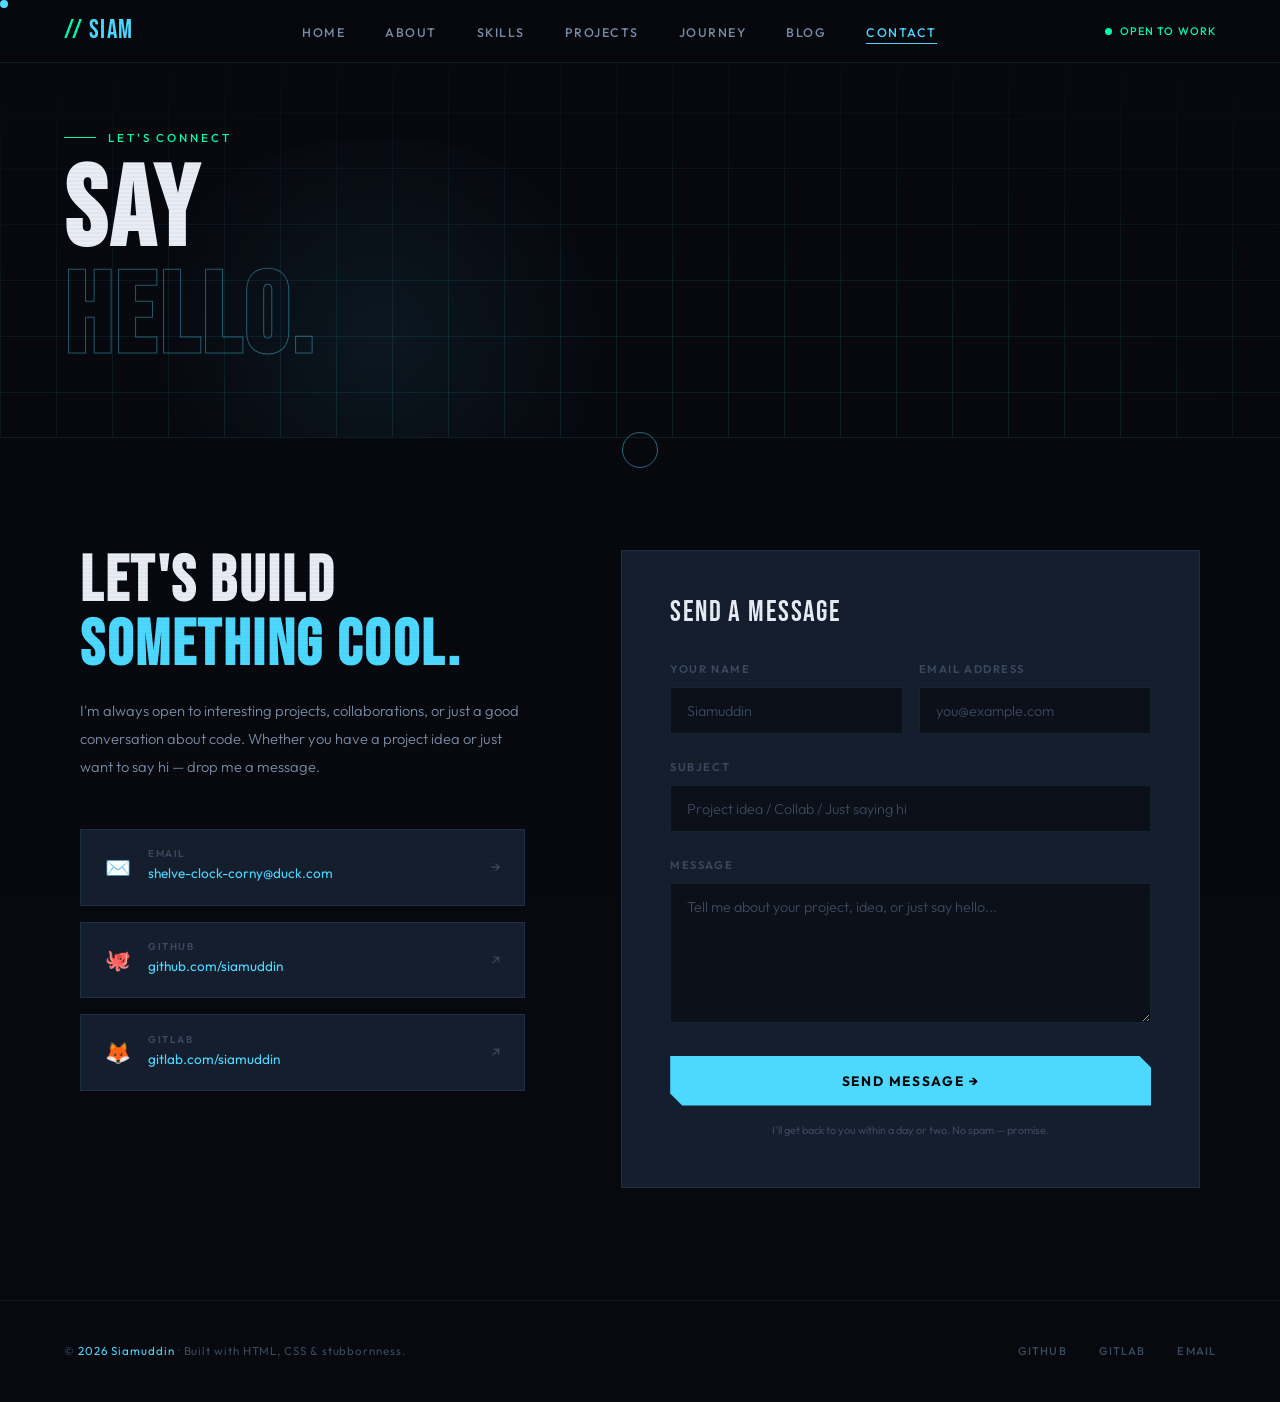
<file: pages/contact.html>
<!DOCTYPE html>
<!--
  pages/contact.html — CONTACT PAGE
  ────────────────────────────────────
  A real HTML form (works with Formspree or Netlify Forms).
  Sections:
    • Page hero
    • Contact form
    • Direct links (email, GitHub, GitLab)
-->
<html lang="en">
<head>
  <meta charset="UTF-8">
  <meta name="viewport" content="width=device-width, initial-scale=1.0">
  <title>Contact — Siamuddin</title>
  <meta name="description" content="Get in touch with Siamuddin — web developer from Bangladesh. Open to projects, collaborations, and conversations.">
  <link rel="stylesheet" href="../css/style.css">
  <style>
    /* ── CONTACT LAYOUT ──────────────────────────────────────── */
    .contact-grid {
      display: grid;
      grid-template-columns: 1fr 1.3fr;
      gap: 6rem;
      align-items: start;
    }

    /* ── LEFT SIDE ───────────────────────────────────────────── */
    .contact-info h2 {
      font-family: var(--font-display);
      font-size: clamp(2.5rem, 5vw, 4rem);
      letter-spacing: 0.04em;
      color: var(--text); margin-bottom: 1.2rem; line-height: 1;
    }
    .contact-info h2 span { color: var(--cyan); }
    .contact-info p {
      font-size: 0.92rem; font-weight: 300;
      line-height: 1.9; color: var(--text2);
      margin-bottom: 3rem;
    }

    /* Direct contact links */
    .direct-links { display: flex; flex-direction: column; gap: 1rem; }
    .direct-link {
      display: flex;
      align-items: center;
      gap: 1.2rem;
      padding: 1.2rem 1.5rem;
      background: var(--surface);
      border: 1px solid var(--border);
      text-decoration: none;
      transition: border-color 0.3s, transform 0.2s;
    }
    .direct-link:hover { border-color: var(--border2); transform: translateX(4px); }
    .direct-link-icon { font-size: 1.3rem; width: 24px; text-align: center; }
    .direct-link-label {
      font-size: 0.62rem; font-weight: 600;
      letter-spacing: 0.15em; text-transform: uppercase;
      color: var(--text3); line-height: 1;
    }
    .direct-link-val {
      font-size: 0.85rem; font-weight: 400;
      color: var(--cyan); margin-top: 0.2rem;
    }
    .direct-link-arrow {
      margin-left: auto;
      font-size: 0.9rem; color: var(--text3);
      transition: transform 0.2s, color 0.2s;
    }
    .direct-link:hover .direct-link-arrow { transform: translateX(4px); color: var(--cyan); }

    /* ── FORM ────────────────────────────────────────────────── */
    .contact-form {
      background: var(--surface);
      border: 1px solid var(--border);
      padding: 3rem;
    }
    .form-title {
      font-family: var(--font-display);
      font-size: 1.8rem; letter-spacing: 0.05em;
      color: var(--text); margin-bottom: 2rem; line-height: 1;
    }

    /* Form groups */
    .form-group { margin-bottom: 1.5rem; }
    .form-row {
      display: grid; grid-template-columns: 1fr 1fr;
      gap: 1rem;
    }

    label {
      display: block;
      font-size: 0.7rem; font-weight: 600;
      letter-spacing: 0.14em; text-transform: uppercase;
      color: var(--text3); margin-bottom: 0.5rem;
    }

    /*
      Input and textarea styling.
      The border changes colour on focus — a common UX pattern that
      shows users which field is active.
    */
    input, textarea {
      width: 100%;
      background: var(--bg2);
      border: 1px solid var(--border);
      color: var(--text);
      font-family: var(--font-body);
      font-size: 0.9rem;
      font-weight: 300;
      padding: 0.85rem 1rem;
      outline: none;
      transition: border-color 0.25s;
      resize: vertical; /* let user resize textarea vertically only */
    }
    input:focus, textarea:focus {
      border-color: var(--cyan);
    }
    input::placeholder, textarea::placeholder {
      color: var(--text3);
      font-weight: 300;
    }
    textarea { min-height: 140px; }

    /* Submit button — full width */
    .form-submit {
      width: 100%;
      padding: 1rem;
      background: var(--cyan);
      color: #040608;
      font-family: var(--font-body);
      font-size: 0.85rem;
      font-weight: 700;
      letter-spacing: 0.12em;
      text-transform: uppercase;
      border: none;
      cursor: none;
      transition: background 0.2s, transform 0.2s;
      clip-path: polygon(0 0, calc(100% - 12px) 0, 100% 12px, 100% 100%, 12px 100%, 0 calc(100% - 12px));
    }
    .form-submit:hover { background: var(--accent); transform: translateY(-2px); }

    /* Success message (shown after form submit) */
    .form-success {
      display: none;
      text-align: center;
      padding: 2rem;
    }
    .form-success.show { display: block; }
    .form-success h3 {
      font-family: var(--font-display);
      font-size: 2rem; color: var(--accent);
      letter-spacing: 0.05em; margin-bottom: 0.5rem;
    }
    .form-success p { color: var(--text2); font-size: 0.9rem; }

    .form-note {
      font-size: 0.68rem; color: var(--text3);
      margin-top: 1rem; text-align: center; line-height: 1.6;
    }

    @media (max-width: 900px) {
      .contact-grid { grid-template-columns: 1fr; gap: 3.5rem; }
      .form-row { grid-template-columns: 1fr; }
    }
  </style>
</head>
<body>
  <div class="cursor"></div>
  <div class="cursor-ring"></div>

  <nav class="navbar">
    <a class="nav-logo" href="../index.html"><span>//</span> SIAM</a>
    <ul class="nav-links">
      <li><a href="../index.html">Home</a></li>
      <li><a href="about.html">About</a></li>
      <li><a href="skills.html">Skills</a></li>
      <li><a href="projects.html">Projects</a></li>
      <li><a href="journey.html">Journey</a></li>
      <li><a href="blog.html">Blog</a></li>
      <li><a href="contact.html">Contact</a></li>
    </ul>
    <div class="nav-status"><div class="status-dot"></div> Open to Work</div>
    <button class="nav-hamburger" aria-label="Menu"><span></span><span></span><span></span></button>
  </nav>
  <div class="nav-mobile">
    <a href="../index.html">Home</a><a href="about.html">About</a>
    <a href="skills.html">Skills</a><a href="projects.html">Projects</a>
    <a href="journey.html">Journey</a><a href="blog.html">Blog</a>
    <a href="contact.html">Contact</a>
  </div>

  <div class="page-hero">
    <div class="page-hero-grid"></div>
    <div class="page-hero-glow"></div>
    <div class="page-hero-content">
      <div class="page-hero-eyebrow">Let's Connect</div>
      <h1 class="page-hero-title">SAY<br><em>HELLO.</em></h1>
    </div>
  </div>

  <section class="section">
    <div class="container">
      <div class="contact-grid">

        <!-- Left: info + direct links -->
        <div class="contact-info reveal">
          <h2>Let's Build<br><span>Something Cool.</span></h2>
          <p>
            I'm always open to interesting projects, collaborations, or just a
            good conversation about code. Whether you have a project idea or
            just want to say hi — drop me a message.
          </p>

          <div class="direct-links">
            <a href="mailto:shelve-clock-corny@duck.com" class="direct-link">
              <div class="direct-link-icon">✉️</div>
              <div>
                <div class="direct-link-label">Email</div>
                <div class="direct-link-val">shelve-clock-corny@duck.com</div>
              </div>
              <span class="direct-link-arrow">→</span>
            </a>

            <a href="https://github.com/siamuddin" target="_blank" rel="noopener" class="direct-link">
              <div class="direct-link-icon">🐙</div>
              <div>
                <div class="direct-link-label">GitHub</div>
                <div class="direct-link-val">github.com/siamuddin</div>
              </div>
              <span class="direct-link-arrow">↗</span>
            </a>

            <a href="https://gitlab.com/siamuddin" target="_blank" rel="noopener" class="direct-link">
              <div class="direct-link-icon">🦊</div>
              <div>
                <div class="direct-link-label">GitLab</div>
                <div class="direct-link-val">gitlab.com/siamuddin</div>
              </div>
              <span class="direct-link-arrow">↗</span>
            </a>
          </div>
        </div>

        <!-- Right: form -->
        <div class="contact-form reveal reveal-delay-1">
          <div class="form-title">Send a Message</div>

          <!--
            HOW THIS FORM WORKS:
            Currently this form uses Formspree (free tier).
            Steps to activate:
              1. Go to https://formspree.io and create a free account
              2. Create a new form — you'll get a URL like https://formspree.io/f/XXXXXXXX
              3. Replace the action attribute below with your Formspree URL
              4. That's it! Form submissions go to your email for free.
          -->
          <form id="contact-form" action="https://formspree.io/f/YOUR_FORM_ID" method="POST">
            <div class="form-row">
              <div class="form-group">
                <label for="name">Your Name</label>
                <input type="text" id="name" name="name" placeholder="Siamuddin" required>
              </div>
              <div class="form-group">
                <label for="email">Email Address</label>
                <input type="email" id="email" name="email" placeholder="you@example.com" required>
              </div>
            </div>

            <div class="form-group">
              <label for="subject">Subject</label>
              <input type="text" id="subject" name="subject" placeholder="Project idea / Collab / Just saying hi">
            </div>

            <div class="form-group">
              <label for="message">Message</label>
              <textarea id="message" name="message" placeholder="Tell me about your project, idea, or just say hello..." required></textarea>
            </div>

            <button type="submit" class="form-submit">Send Message →</button>
            <p class="form-note">
              I'll get back to you within a day or two. No spam — promise.
            </p>
          </form>

          <!-- Success message (hidden by default) -->
          <div class="form-success" id="form-success">
            <h3>Message Sent!</h3>
            <p>Thanks for reaching out. I'll get back to you soon.</p>
          </div>
        </div>

      </div>
    </div>
  </section>

  <footer>
    <div class="footer-left">© <span id="footer-year"></span> <span>Siamuddin</span> · Built with HTML, CSS & stubbornness.</div>
    <div class="footer-right">
      <a href="https://github.com/siamuddin" target="_blank" rel="noopener">GitHub</a>
      <a href="https://gitlab.com/siamuddin" target="_blank" rel="noopener">GitLab</a>
      <a href="mailto:shelve-clock-corny@duck.com">Email</a>
    </div>
  </footer>

  <script src="../js/main.js"></script>
  <script>
    /*
      Form submit handler:
      1. Intercept the default form submit (prevent page reload)
      2. Send data to Formspree using fetch (background HTTP request)
      3. Show success message or error feedback
    */
    const form    = document.getElementById('contact-form');
    const success = document.getElementById('form-success');

    form.addEventListener('submit', async (e) => {
      e.preventDefault(); // stop normal form submit

      const btn = form.querySelector('.form-submit');
      btn.textContent = 'Sending...';
      btn.disabled = true;

      try {
        const res = await fetch(form.action, {
          method: 'POST',
          body: new FormData(form),
          headers: { 'Accept': 'application/json' }
        });

        if (res.ok) {
          form.style.display = 'none';      // hide form
          success.classList.add('show');    // show success message
        } else {
          btn.textContent = 'Error — try emailing directly';
          btn.disabled = false;
        }
      } catch {
        // If fetch fails (no internet, etc.)
        btn.textContent = 'Error — try emailing directly';
        btn.disabled = false;
      }
    });
  </script>
</body>
</html>
</file>
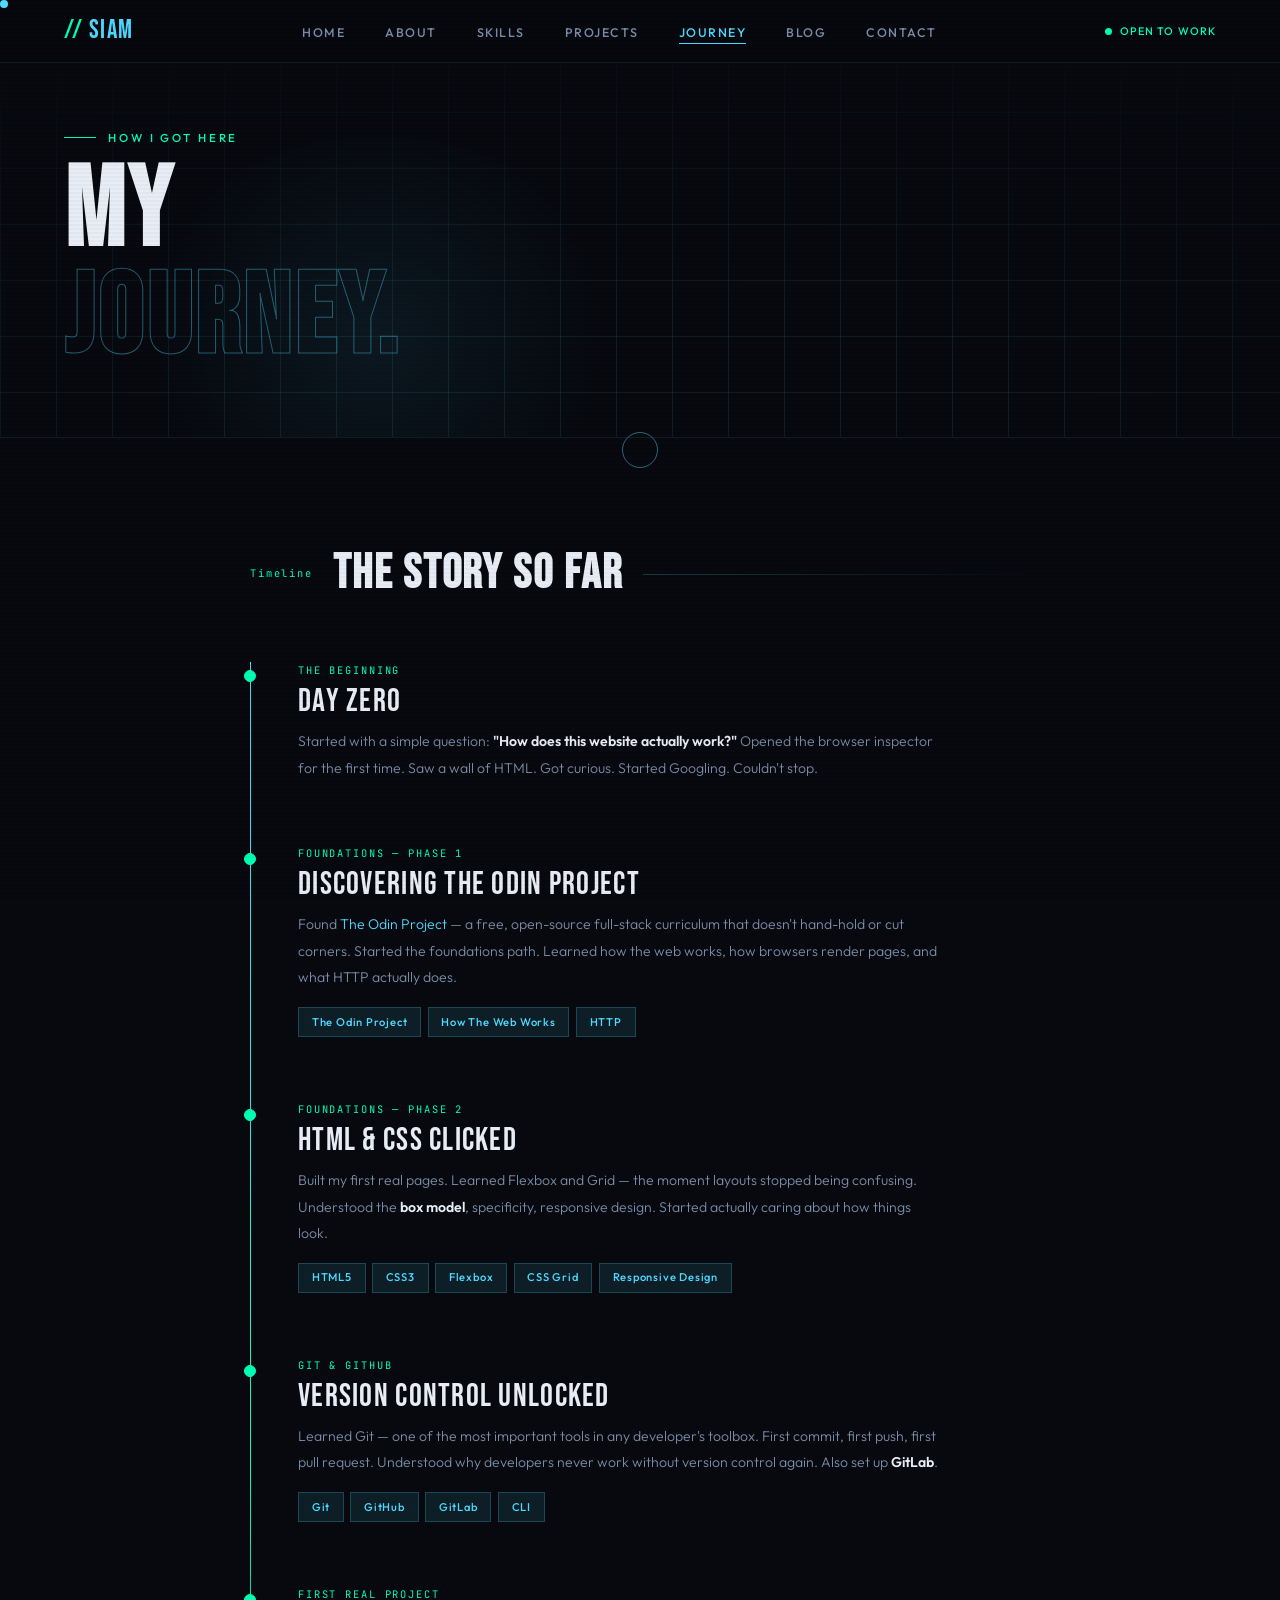
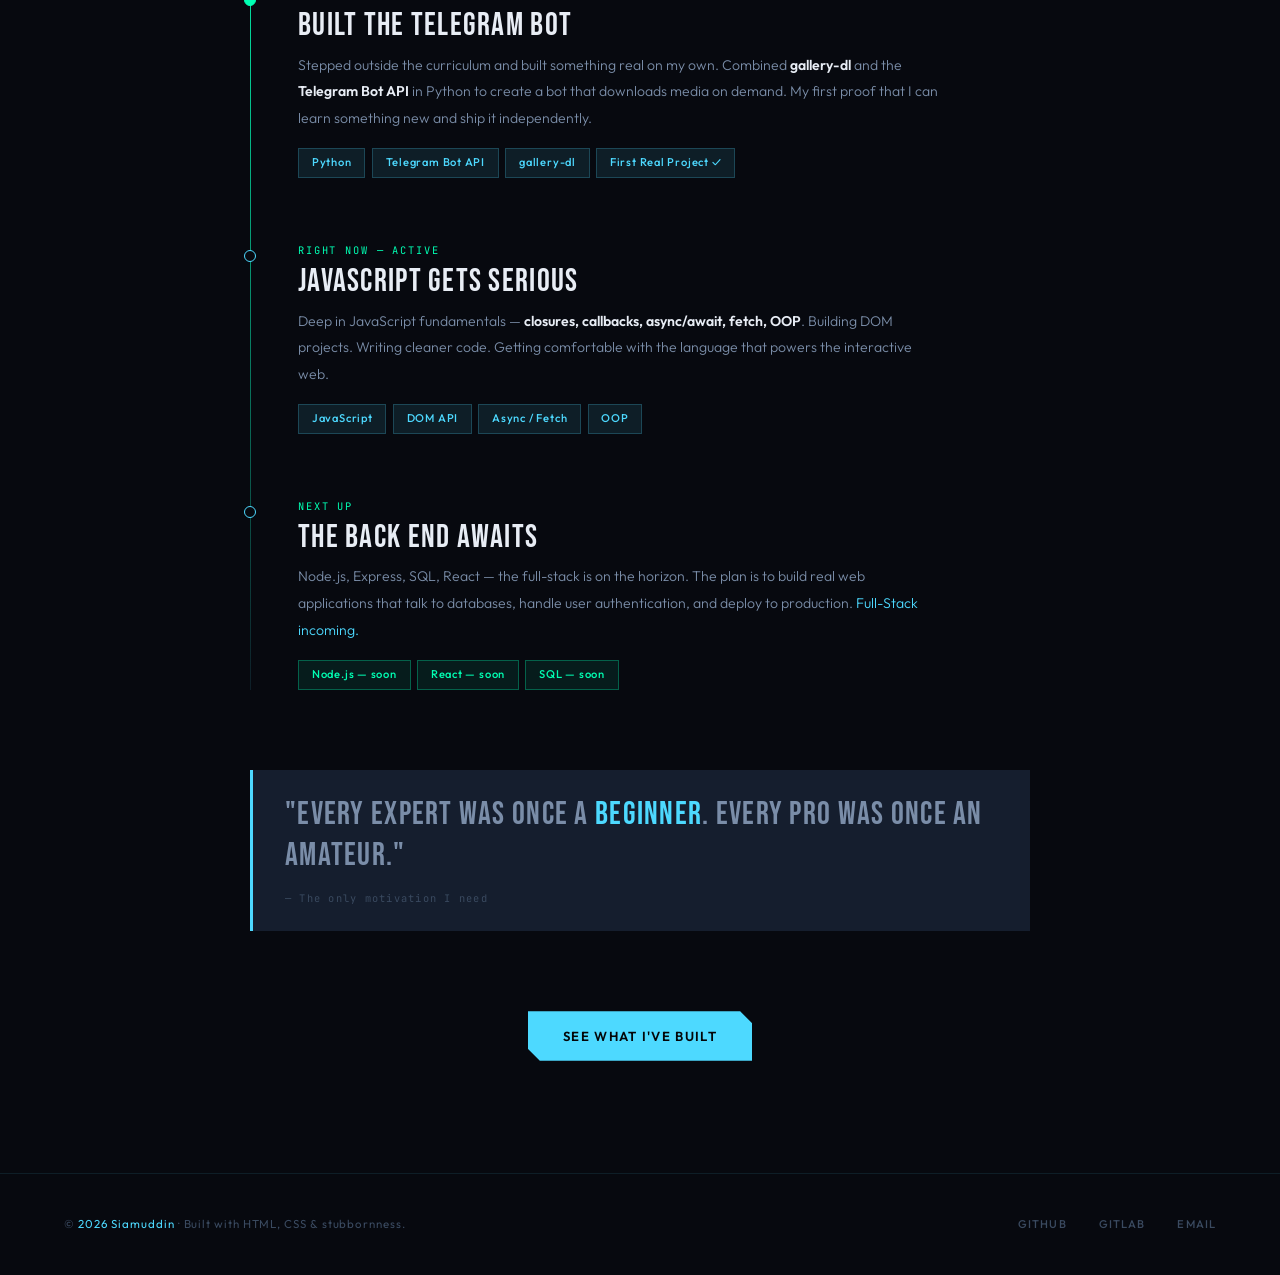
<file: pages/journey.html>
<!DOCTYPE html>
<!--
  pages/journey.html — JOURNEY PAGE
  ────────────────────────────────────
  A visual timeline of the learning path.
-->
<html lang="en">
<head>
  <meta charset="UTF-8">
  <meta name="viewport" content="width=device-width, initial-scale=1.0">
  <title>Journey — Siamuddin</title>
  <meta name="description" content="Siamuddin's developer learning journey — from zero to full-stack through The Odin Project.">
  <link rel="stylesheet" href="../css/style.css">
  <style>
    /* ── TIMELINE ────────────────────────────────────────────── */
    .timeline-wrap {
      position: relative;
      padding-left: 3rem;
    }
    /* The vertical line */
    .timeline-wrap::before {
      content: '';
      position: absolute;
      left: 0; top: 0; bottom: 0;
      width: 1px;
      background: linear-gradient(to bottom, var(--cyan), var(--accent), rgba(77,217,255,0.1));
    }

    .tl-item {
      position: relative;
      margin-bottom: 4rem;
    }
    /* Dot on the timeline */
    .tl-item::before {
      content: '';
      position: absolute;
      left: -3.4rem; top: 0.5rem;
      width: 12px; height: 12px;
      border-radius: 50%;
      background: var(--bg);
      border: 1.5px solid var(--cyan);
      transition: background 0.3s, border-color 0.3s;
    }
    .tl-item:hover::before { background: var(--cyan); }
    .tl-item.done::before  { background: var(--accent); border-color: var(--accent); }

    .tl-date {
      font-family: var(--font-mono);
      font-size: 0.65rem;
      letter-spacing: 0.18em;
      color: var(--accent);
      text-transform: uppercase;
      margin-bottom: 0.4rem;
    }
    .tl-title {
      font-family: var(--font-display);
      font-size: 2rem; letter-spacing: 0.04em;
      color: var(--text); margin-bottom: 0.6rem; line-height: 1;
    }
    .tl-body {
      font-size: 0.88rem; font-weight: 300;
      line-height: 1.9; color: var(--text2);
      max-width: 640px;
    }
    .tl-body strong { color: var(--text); font-weight: 600; }
    .tl-body .hl    { color: var(--cyan); }
    .tl-tags { display: flex; flex-wrap: wrap; gap: 0.4rem; margin-top: 1rem; }

    /* ── QUOTE PULL ──────────────────────────────────────────── */
    .pull-quote {
      border-left: 3px solid var(--cyan);
      padding: 1.5rem 2rem;
      background: var(--surface);
      margin: 5rem 0;
    }
    .pull-quote p {
      font-family: var(--font-display);
      font-size: clamp(1.4rem, 3vw, 2rem);
      letter-spacing: 0.04em;
      color: var(--text2);
      line-height: 1.3;
    }
    .pull-quote p span { color: var(--cyan); }
    .pull-quote cite {
      display: block;
      font-family: var(--font-mono);
      font-size: 0.65rem; font-style: normal;
      color: var(--text3); letter-spacing: 0.12em;
      margin-top: 0.8rem;
    }
  </style>
</head>
<body>
  <div class="cursor"></div>
  <div class="cursor-ring"></div>

  <nav class="navbar">
    <a class="nav-logo" href="../index.html"><span>//</span> SIAM</a>
    <ul class="nav-links">
      <li><a href="../index.html">Home</a></li>
      <li><a href="about.html">About</a></li>
      <li><a href="skills.html">Skills</a></li>
      <li><a href="projects.html">Projects</a></li>
      <li><a href="journey.html">Journey</a></li>
      <li><a href="blog.html">Blog</a></li>
      <li><a href="contact.html">Contact</a></li>
    </ul>
    <div class="nav-status"><div class="status-dot"></div> Open to Work</div>
    <button class="nav-hamburger" aria-label="Menu"><span></span><span></span><span></span></button>
  </nav>
  <div class="nav-mobile">
    <a href="../index.html">Home</a><a href="about.html">About</a>
    <a href="skills.html">Skills</a><a href="projects.html">Projects</a>
    <a href="journey.html">Journey</a><a href="blog.html">Blog</a>
    <a href="contact.html">Contact</a>
  </div>

  <div class="page-hero">
    <div class="page-hero-grid"></div>
    <div class="page-hero-glow"></div>
    <div class="page-hero-content">
      <div class="page-hero-eyebrow">How I Got Here</div>
      <h1 class="page-hero-title">MY<br><em>JOURNEY.</em></h1>
    </div>
  </div>

  <section class="section">
    <div class="container" style="max-width: 780px;">
      <div class="section-header">
        <span class="section-num">Timeline</span>
        <h2 class="section-title">The Story So Far</h2>
        <div class="section-rule"></div>
      </div>

      <div class="timeline-wrap">

        <div class="tl-item done reveal">
          <div class="tl-date">The Beginning</div>
          <div class="tl-title">Day Zero</div>
          <p class="tl-body">
            Started with a simple question: <strong>"How does this website actually work?"</strong>
            Opened the browser inspector for the first time. Saw a wall of HTML.
            Got curious. Started Googling. Couldn't stop.
          </p>
        </div>

        <div class="tl-item done reveal">
          <div class="tl-date">Foundations — Phase 1</div>
          <div class="tl-title">Discovering The Odin Project</div>
          <p class="tl-body">
            Found <span class="hl">The Odin Project</span> — a free, open-source full-stack
            curriculum that doesn't hand-hold or cut corners. Started the foundations path.
            Learned how the web works, how browsers render pages, and what HTTP actually does.
          </p>
          <div class="tl-tags">
            <span class="tag">The Odin Project</span>
            <span class="tag">How The Web Works</span>
            <span class="tag">HTTP</span>
          </div>
        </div>

        <div class="tl-item done reveal">
          <div class="tl-date">Foundations — Phase 2</div>
          <div class="tl-title">HTML & CSS Clicked</div>
          <p class="tl-body">
            Built my first real pages. Learned Flexbox and Grid — the moment layouts
            stopped being confusing. Understood the <strong>box model</strong>,
            specificity, responsive design. Started actually caring about how things look.
          </p>
          <div class="tl-tags">
            <span class="tag">HTML5</span>
            <span class="tag">CSS3</span>
            <span class="tag">Flexbox</span>
            <span class="tag">CSS Grid</span>
            <span class="tag">Responsive Design</span>
          </div>
        </div>

        <div class="tl-item done reveal">
          <div class="tl-date">Git & GitHub</div>
          <div class="tl-title">Version Control Unlocked</div>
          <p class="tl-body">
            Learned Git — one of the most important tools in any developer's toolbox.
            First commit, first push, first pull request. Understood why developers
            never work without version control again. Also set up <strong>GitLab</strong>.
          </p>
          <div class="tl-tags">
            <span class="tag">Git</span>
            <span class="tag">GitHub</span>
            <span class="tag">GitLab</span>
            <span class="tag">CLI</span>
          </div>
        </div>

        <div class="tl-item done reveal">
          <div class="tl-date">First Real Project</div>
          <div class="tl-title">Built the Telegram Bot</div>
          <p class="tl-body">
            Stepped outside the curriculum and built something real on my own.
            Combined <strong>gallery-dl</strong> and the <strong>Telegram Bot API</strong>
            in Python to create a bot that downloads media on demand.
            My first proof that I can learn something new and ship it independently.
          </p>
          <div class="tl-tags">
            <span class="tag">Python</span>
            <span class="tag">Telegram Bot API</span>
            <span class="tag">gallery-dl</span>
            <span class="tag">First Real Project ✓</span>
          </div>
        </div>

        <div class="tl-item reveal">
          <div class="tl-date">Right Now — Active</div>
          <div class="tl-title">JavaScript Gets Serious</div>
          <p class="tl-body">
            Deep in JavaScript fundamentals — <strong>closures, callbacks, async/await,
            fetch, OOP</strong>. Building DOM projects. Writing cleaner code. Getting
            comfortable with the language that powers the interactive web.
          </p>
          <div class="tl-tags">
            <span class="tag">JavaScript</span>
            <span class="tag">DOM API</span>
            <span class="tag">Async / Fetch</span>
            <span class="tag">OOP</span>
          </div>
        </div>

        <div class="tl-item reveal">
          <div class="tl-date">Next Up</div>
          <div class="tl-title">The Back End Awaits</div>
          <p class="tl-body">
            Node.js, Express, SQL, React — the full-stack is on the horizon.
            The plan is to build real web applications that talk to databases,
            handle user authentication, and deploy to production.
            <span class="hl">Full-Stack incoming.</span>
          </p>
          <div class="tl-tags">
            <span class="tag tag--accent">Node.js — soon</span>
            <span class="tag tag--accent">React — soon</span>
            <span class="tag tag--accent">SQL — soon</span>
          </div>
        </div>

      </div>

      <div class="pull-quote reveal">
        <p>"Every expert was once a <span>beginner</span>. Every pro was once an amateur."</p>
        <cite>— The only motivation I need</cite>
      </div>

      <div style="text-align:center;" class="reveal">
        <a href="projects.html" class="btn btn-primary">See What I've Built</a>
      </div>
    </div>
  </section>

  <footer>
    <div class="footer-left">© <span id="footer-year"></span> <span>Siamuddin</span> · Built with HTML, CSS & stubbornness.</div>
    <div class="footer-right">
      <a href="https://github.com/siamuddin" target="_blank" rel="noopener">GitHub</a>
      <a href="https://gitlab.com/siamuddin" target="_blank" rel="noopener">GitLab</a>
      <a href="mailto:shelve-clock-corny@duck.com">Email</a>
    </div>
  </footer>

  <script src="../js/main.js"></script>
</body>
</html>
</file>
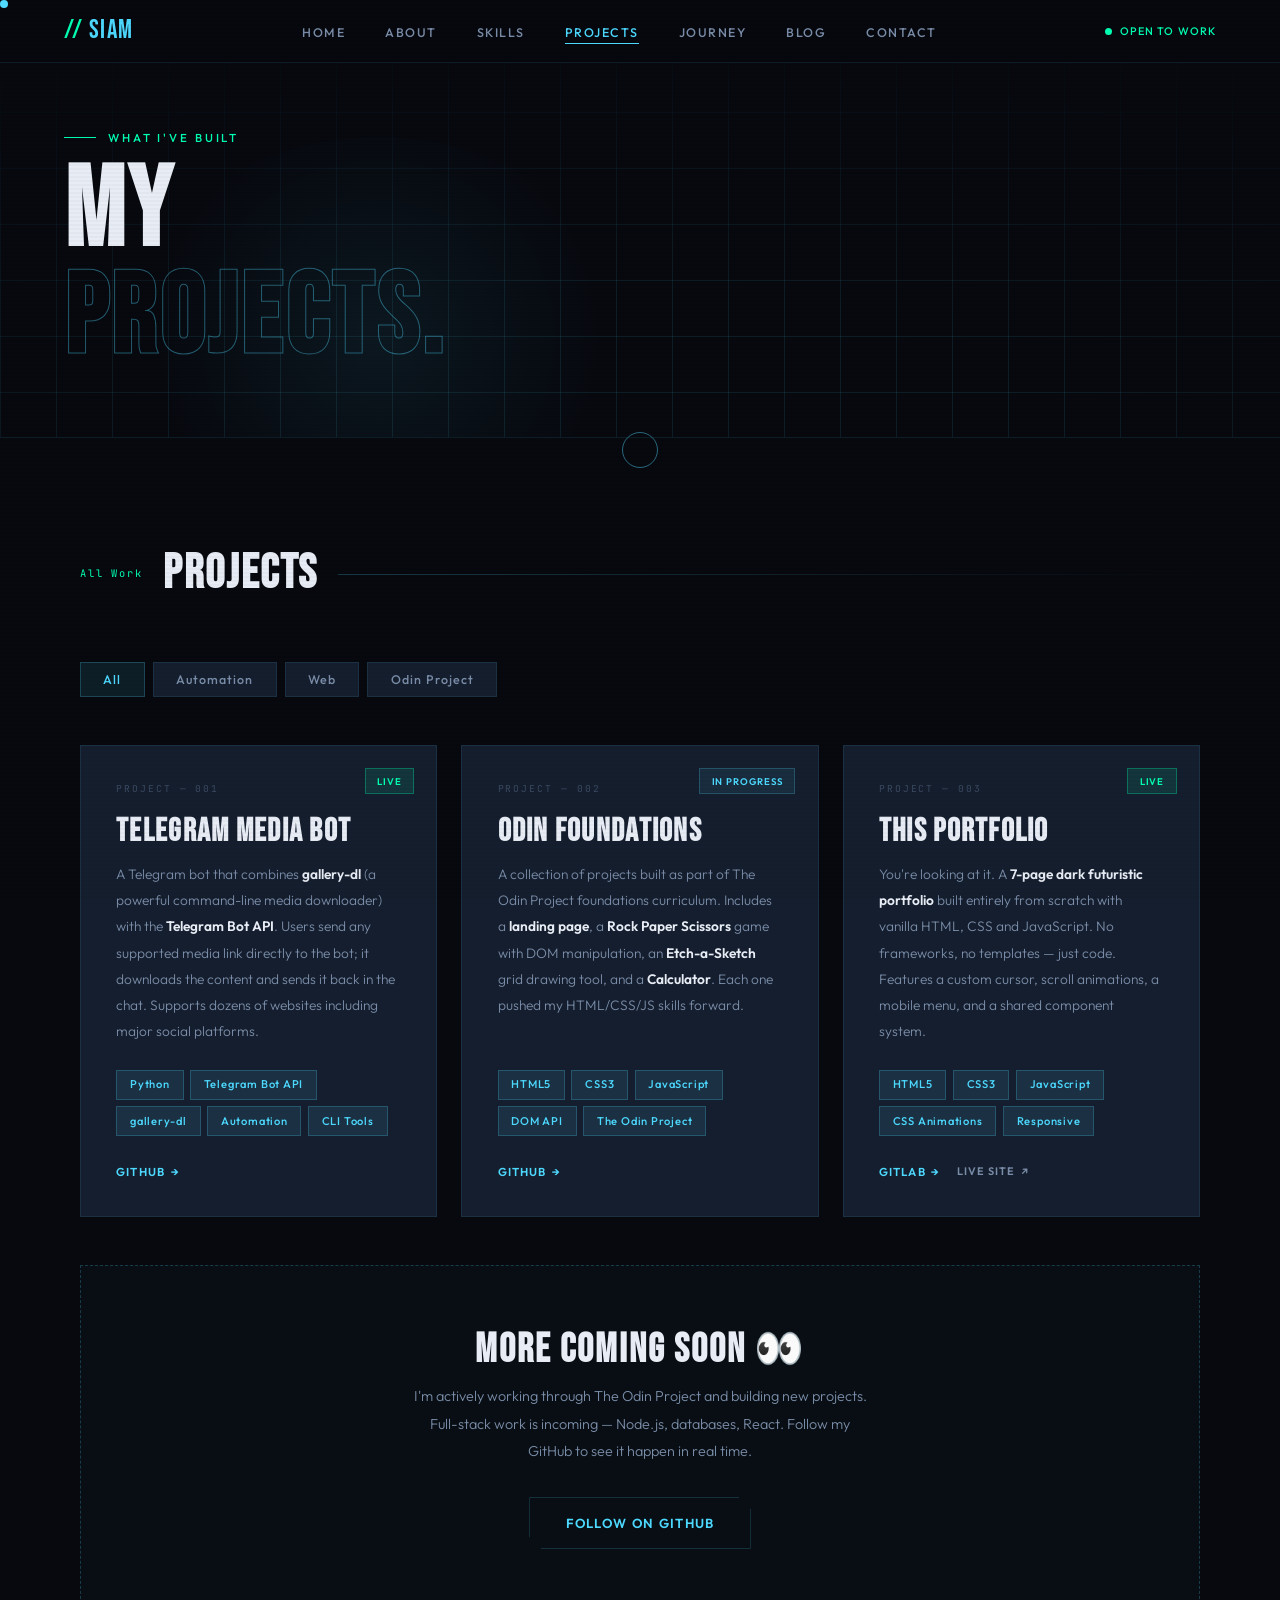
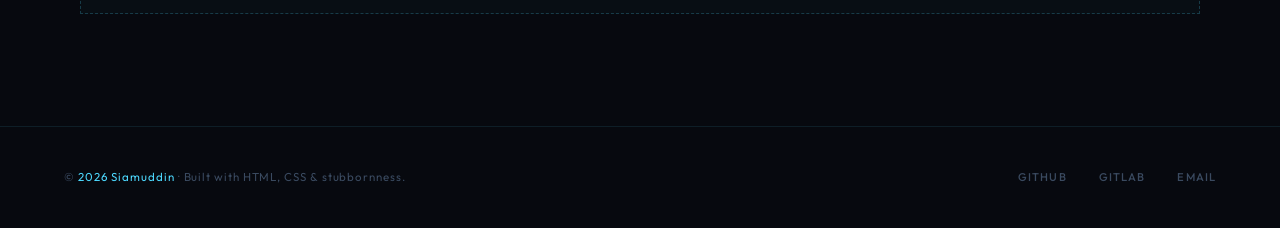
<file: pages/projects.html>
<!DOCTYPE html>
<!--
  pages/projects.html — PROJECTS PAGE
  ─────────────────────────────────────
  All projects in detail.
  Sections:
    • Page hero
    • Filter tabs (All / Web / Automation)
    • Project cards (detailed)
    • Coming soon section
-->
<html lang="en">
<head>
  <meta charset="UTF-8">
  <meta name="viewport" content="width=device-width, initial-scale=1.0">
  <title>Projects — Siamuddin</title>
  <meta name="description" content="Projects by Siamuddin — a Telegram media bot, Odin Project foundations work, and more in progress.">
  <link rel="stylesheet" href="../css/style.css">
  <style>
    /* ── FILTER TABS ─────────────────────────────────────────── */
    .filter-row {
      display: flex; gap: 0.5rem;
      flex-wrap: wrap; margin-bottom: 3rem;
    }
    .filter-btn {
      padding: 0.55rem 1.4rem;
      background: var(--surface);
      border: 1px solid var(--border);
      color: var(--text2);
      font-family: var(--font-body);
      font-size: 0.78rem;
      font-weight: 500;
      letter-spacing: 0.08em;
      cursor: none;
      transition: all 0.2s;
    }
    .filter-btn:hover,
    .filter-btn.active {
      background: var(--cyan-dim);
      border-color: var(--border2);
      color: var(--cyan);
    }

    /* ── PROJECT CARDS ───────────────────────────────────────── */
    .projects-grid {
      display: grid;
      grid-template-columns: repeat(auto-fill, minmax(340px, 1fr));
      gap: 1.5rem;
    }
    .proj-card {
      background: var(--surface);
      border: 1px solid var(--border);
      padding: 2.2rem;
      position: relative; overflow: hidden;
      transition: border-color 0.3s, transform 0.3s;
      display: flex; flex-direction: column;
    }
    .proj-card::before {
      content: '';
      position: absolute; top: 0; left: 0;
      width: 100%; height: 2px;
      background: linear-gradient(to right, var(--cyan), var(--accent));
      transform: scaleX(0); transform-origin: left;
      transition: transform 0.4s;
    }
    .proj-card:hover { border-color: var(--border2); transform: translateY(-5px); }
    .proj-card:hover::before { transform: scaleX(1); }

    /* Status badge top-right */
    .proj-badge {
      position: absolute; top: 1.4rem; right: 1.4rem;
      padding: 0.25rem 0.7rem;
      font-size: 0.6rem; font-weight: 600;
      letter-spacing: 0.1em; text-transform: uppercase;
    }
    .proj-badge.live    { background: rgba(0,255,179,0.1); border: 1px solid rgba(0,255,179,0.3); color: var(--accent); }
    .proj-badge.wip     { background: rgba(77,217,255,0.08); border: 1px solid var(--border2); color: var(--cyan); }
    .proj-badge.planned { background: rgba(60,50,90,0.2); border: 1px solid rgba(180,150,255,0.2); color: #b49fff; }

    .proj-card-num {
      font-family: var(--font-mono);
      font-size: 0.6rem; color: var(--text3);
      letter-spacing: 0.2em; margin-bottom: 1.2rem;
    }
    .proj-card-title {
      font-family: var(--font-display);
      font-size: 2rem; letter-spacing: 0.04em;
      color: var(--text); margin-bottom: 0.8rem; line-height: 1;
    }
    .proj-card-desc {
      font-size: 0.86rem; font-weight: 300;
      line-height: 1.9; color: var(--text2);
      flex: 1; margin-bottom: 1.6rem;
    }
    .proj-card-desc strong { color: var(--text); font-weight: 600; }
    .proj-card-tags { display: flex; flex-wrap: wrap; gap: 0.4rem; margin-bottom: 1.6rem; }
    .proj-card-links { display: flex; gap: 1rem; }
    .proj-link-btn {
      font-size: 0.72rem; font-weight: 600;
      letter-spacing: 0.1em; text-transform: uppercase;
      color: var(--cyan); text-decoration: none;
      display: inline-flex; align-items: center; gap: 0.35rem;
      transition: gap 0.2s;
    }
    .proj-link-btn:hover { gap: 0.7rem; }
    .proj-link-btn::after { content: '→'; }
    .proj-link-btn.secondary { color: var(--text2); font-size: 0.68rem; }
    .proj-link-btn.secondary::after { content: '↗'; }

    /* ── COMING SOON SECTION ─────────────────────────────────── */
    .coming-soon-box {
      border: 1px dashed var(--border2);
      background: rgba(77,217,255,0.02);
      padding: 4rem;
      text-align: center;
      margin-top: 3rem;
    }
    .coming-soon-box h3 {
      font-family: var(--font-display);
      font-size: 2.5rem; letter-spacing: 0.05em;
      color: var(--text); margin-bottom: 0.8rem; line-height: 1;
    }
    .coming-soon-box p {
      font-size: 0.9rem; font-weight: 300;
      color: var(--text2); max-width: 460px;
      margin: 0 auto 2rem; line-height: 1.9;
    }

    @media (max-width: 600px) {
      .projects-grid { grid-template-columns: 1fr; }
    }
  </style>
</head>
<body>
  <div class="cursor"></div>
  <div class="cursor-ring"></div>

  <nav class="navbar">
    <a class="nav-logo" href="../index.html"><span>//</span> SIAM</a>
    <ul class="nav-links">
      <li><a href="../index.html">Home</a></li>
      <li><a href="about.html">About</a></li>
      <li><a href="skills.html">Skills</a></li>
      <li><a href="projects.html">Projects</a></li>
      <li><a href="journey.html">Journey</a></li>
      <li><a href="blog.html">Blog</a></li>
      <li><a href="contact.html">Contact</a></li>
    </ul>
    <div class="nav-status"><div class="status-dot"></div> Open to Work</div>
    <button class="nav-hamburger" aria-label="Menu"><span></span><span></span><span></span></button>
  </nav>
  <div class="nav-mobile">
    <a href="../index.html">Home</a><a href="about.html">About</a>
    <a href="skills.html">Skills</a><a href="projects.html">Projects</a>
    <a href="journey.html">Journey</a><a href="blog.html">Blog</a>
    <a href="contact.html">Contact</a>
  </div>

  <div class="page-hero">
    <div class="page-hero-grid"></div>
    <div class="page-hero-glow"></div>
    <div class="page-hero-content">
      <div class="page-hero-eyebrow">What I've Built</div>
      <h1 class="page-hero-title">MY<br><em>PROJECTS.</em></h1>
    </div>
  </div>

  <section class="section">
    <div class="container">
      <div class="section-header">
        <span class="section-num">All Work</span>
        <h2 class="section-title">Projects</h2>
        <div class="section-rule"></div>
      </div>

      <!-- Filter buttons -->
      <div class="filter-row reveal">
        <button class="filter-btn active" data-filter="all">All</button>
        <button class="filter-btn" data-filter="automation">Automation</button>
        <button class="filter-btn" data-filter="web">Web</button>
        <button class="filter-btn" data-filter="odin">Odin Project</button>
      </div>

      <div class="projects-grid">
        <!-- Project 1 -->
        <div class="proj-card reveal" data-category="automation">
          <span class="proj-badge live">Live</span>
          <div class="proj-card-num">PROJECT — 001</div>
          <h3 class="proj-card-title">Telegram Media Bot</h3>
          <p class="proj-card-desc">
            A Telegram bot that combines <strong>gallery-dl</strong> (a powerful
            command-line media downloader) with the <strong>Telegram Bot API</strong>.
            Users send any supported media link directly to the bot; it downloads
            the content and sends it back in the chat. Supports dozens of websites
            including major social platforms.
          </p>
          <div class="proj-card-tags">
            <span class="tag">Python</span>
            <span class="tag">Telegram Bot API</span>
            <span class="tag">gallery-dl</span>
            <span class="tag">Automation</span>
            <span class="tag">CLI Tools</span>
          </div>
          <div class="proj-card-links">
            <a href="https://github.com/siamuddin" target="_blank" rel="noopener" class="proj-link-btn">GitHub</a>
          </div>
        </div>

        <!-- Project 2 -->
        <div class="proj-card reveal reveal-delay-1" data-category="odin web">
          <span class="proj-badge wip">In Progress</span>
          <div class="proj-card-num">PROJECT — 002</div>
          <h3 class="proj-card-title">Odin Foundations</h3>
          <p class="proj-card-desc">
            A collection of projects built as part of The Odin Project foundations
            curriculum. Includes a <strong>landing page</strong>, a
            <strong>Rock Paper Scissors</strong> game with DOM manipulation,
            an <strong>Etch-a-Sketch</strong> grid drawing tool, and a
            <strong>Calculator</strong>. Each one pushed my HTML/CSS/JS skills forward.
          </p>
          <div class="proj-card-tags">
            <span class="tag">HTML5</span>
            <span class="tag">CSS3</span>
            <span class="tag">JavaScript</span>
            <span class="tag">DOM API</span>
            <span class="tag">The Odin Project</span>
          </div>
          <div class="proj-card-links">
            <a href="https://github.com/siamuddin" target="_blank" rel="noopener" class="proj-link-btn">GitHub</a>
          </div>
        </div>

        <!-- Project 3 -->
        <div class="proj-card reveal reveal-delay-2" data-category="web">
          <span class="proj-badge live">Live</span>
          <div class="proj-card-num">PROJECT — 003</div>
          <h3 class="proj-card-title">This Portfolio</h3>
          <p class="proj-card-desc">
            You're looking at it. A <strong>7-page dark futuristic portfolio</strong>
            built entirely from scratch with vanilla HTML, CSS and JavaScript.
            No frameworks, no templates — just code. Features a custom cursor,
            scroll animations, a mobile menu, and a shared component system.
          </p>
          <div class="proj-card-tags">
            <span class="tag">HTML5</span>
            <span class="tag">CSS3</span>
            <span class="tag">JavaScript</span>
            <span class="tag">CSS Animations</span>
            <span class="tag">Responsive</span>
          </div>
          <div class="proj-card-links">
            <a href="https://gitlab.com/siamuddin" target="_blank" rel="noopener" class="proj-link-btn">GitLab</a>
            <a href="https://siamuddin.gitlab.io" target="_blank" rel="noopener" class="proj-link-btn secondary">Live Site</a>
          </div>
        </div>
      </div>

      <!-- Coming soon -->
      <div class="coming-soon-box reveal">
        <h3>More Coming Soon 👀</h3>
        <p>
          I'm actively working through The Odin Project and building new projects.
          Full-stack work is incoming — Node.js, databases, React.
          Follow my GitHub to see it happen in real time.
        </p>
        <a href="https://github.com/siamuddin" target="_blank" rel="noopener" class="btn btn-outline">Follow on GitHub</a>
      </div>
    </div>
  </section>

  <footer>
    <div class="footer-left">© <span id="footer-year"></span> <span>Siamuddin</span> · Built with HTML, CSS & stubbornness.</div>
    <div class="footer-right">
      <a href="https://github.com/siamuddin" target="_blank" rel="noopener">GitHub</a>
      <a href="https://gitlab.com/siamuddin" target="_blank" rel="noopener">GitLab</a>
      <a href="mailto:shelve-clock-corny@duck.com">Email</a>
    </div>
  </footer>

  <script src="../js/main.js"></script>
  <script>
    /*
      Filter tabs:
      Each project card has a data-category attribute (e.g. "automation", "web").
      When a filter button is clicked, we show only cards matching that category.
      "all" shows everything.
    */
    const filterBtns = document.querySelectorAll('.filter-btn');
    const projCards  = document.querySelectorAll('.proj-card');

    filterBtns.forEach(btn => {
      btn.addEventListener('click', () => {
        // Update active button
        filterBtns.forEach(b => b.classList.remove('active'));
        btn.classList.add('active');

        const filter = btn.dataset.filter;

        projCards.forEach(card => {
          const cats = card.dataset.category || '';
          // Show card if filter is 'all' OR if its categories include the filter word
          if (filter === 'all' || cats.includes(filter)) {
            card.style.display = '';       // show
            card.style.opacity = '1';
          } else {
            card.style.display = 'none';   // hide
          }
        });
      });
    });
  </script>
</body>
</html>
</file>
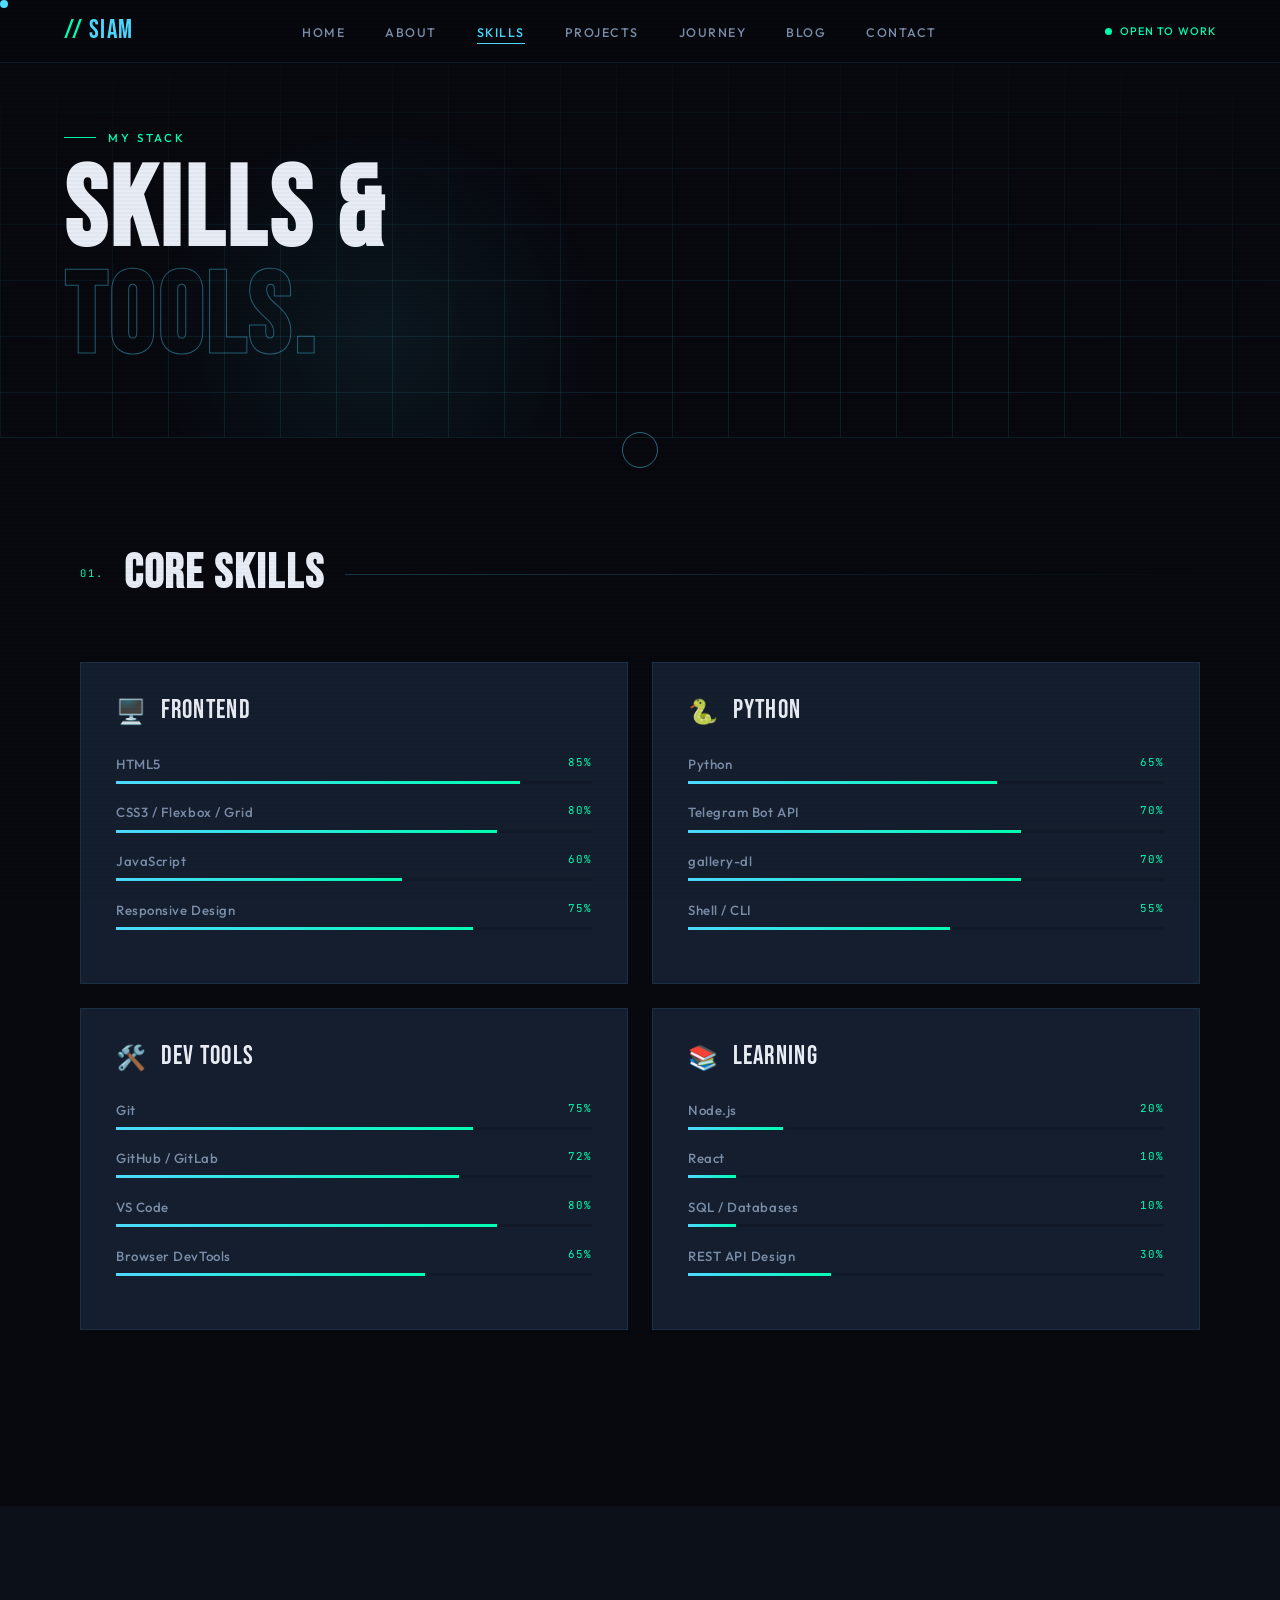
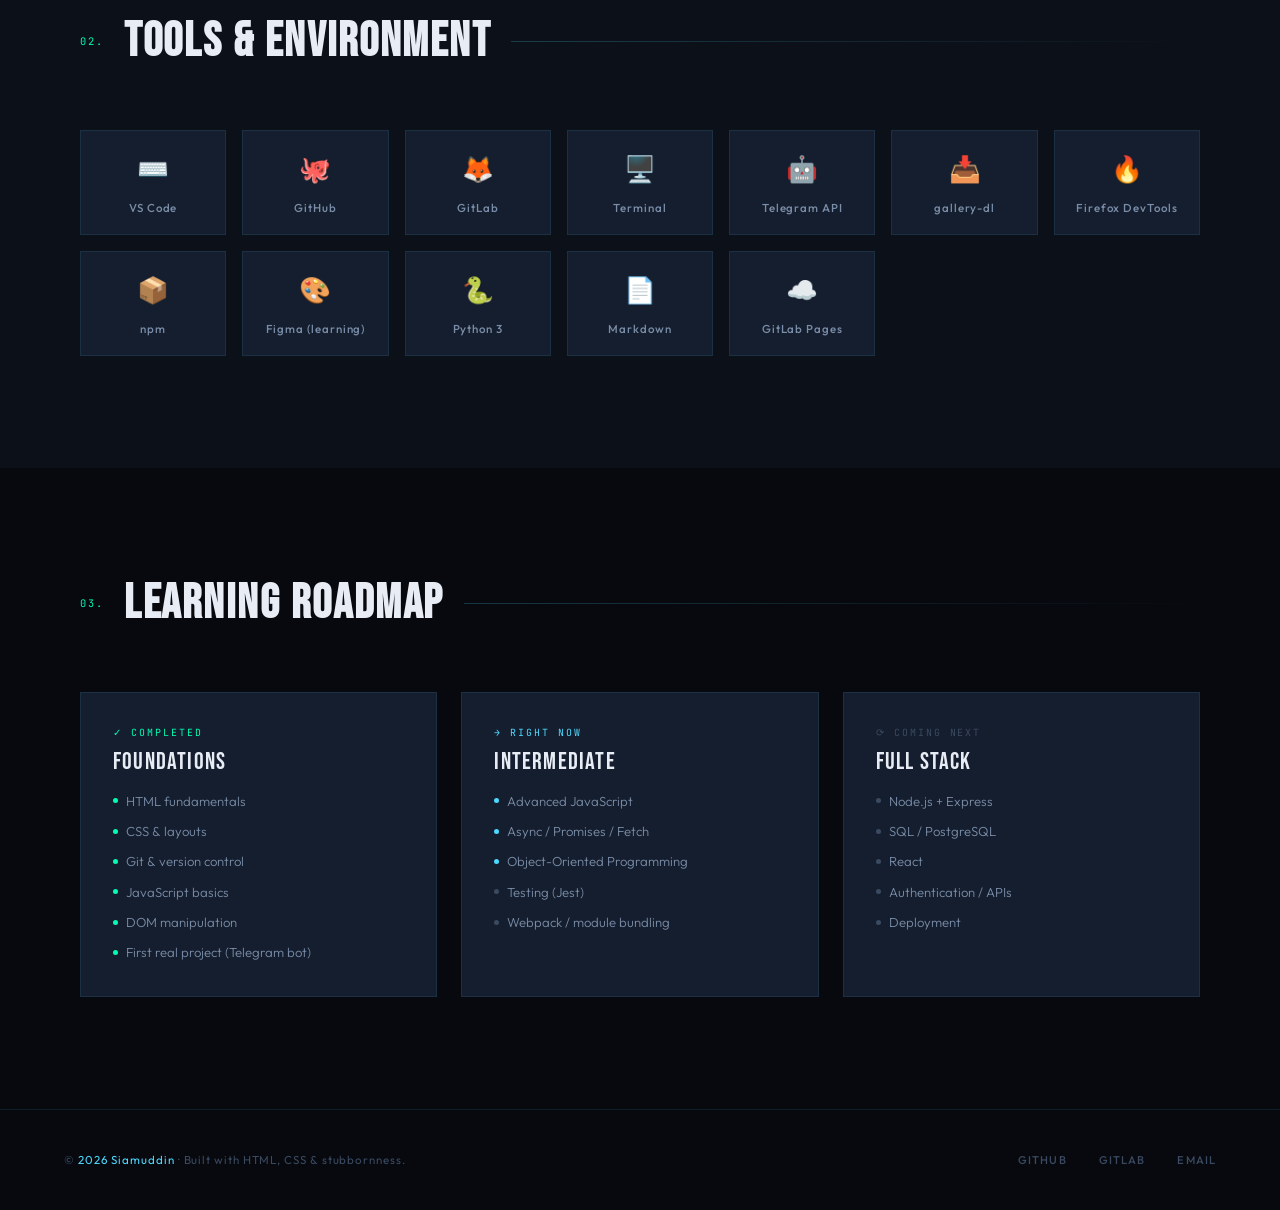
<file: pages/skills.html>
<!DOCTYPE html>
<!--
  pages/skills.html — SKILLS PAGE
  ─────────────────────────────────
  Shows all skills grouped by category with visual progress indicators.
  Sections:
    • Page hero
    • Core skills with animated bars
    • Tools & environment
    • Learning roadmap
-->
<html lang="en">
<head>
  <meta charset="UTF-8">
  <meta name="viewport" content="width=device-width, initial-scale=1.0">
  <title>Skills — Siamuddin</title>
  <meta name="description" content="Siamuddin's technical skills — HTML, CSS, JavaScript, Python, Git and the tools of a modern web developer.">
  <link rel="stylesheet" href="../css/style.css">
  <style>
    /* ── SKILLS CATEGORIES GRID ──────────────────────────────── */
    .skills-main {
      display: grid;
      grid-template-columns: repeat(2, 1fr);
      gap: 1.5rem;
      margin-bottom: 4rem;
    }
    .skill-cat-card {
      background: var(--surface);
      border: 1px solid var(--border);
      padding: 2.2rem;
      transition: border-color 0.3s;
      position: relative; overflow: hidden;
    }
    .skill-cat-card::after {
      content: '';
      position: absolute; inset: 0;
      background: linear-gradient(135deg, var(--cyan-glow) 0%, transparent 60%);
      opacity: 0; transition: opacity 0.3s;
    }
    .skill-cat-card:hover { border-color: var(--border2); }
    .skill-cat-card:hover::after { opacity: 1; }

    .skill-cat-head {
      display: flex; align-items: center; gap: 0.9rem;
      margin-bottom: 1.8rem;
    }
    .skill-cat-icon { font-size: 1.5rem; line-height: 1; }
    .skill-cat-name {
      font-family: var(--font-display);
      font-size: 1.6rem;
      letter-spacing: 0.05em;
      color: var(--text);
      line-height: 1;
    }

    /* Individual skill row with progress bar */
    .skill-row {
      margin-bottom: 1.1rem;
    }
    .skill-row-top {
      display: flex; justify-content: space-between;
      margin-bottom: 0.35rem;
    }
    .skill-name {
      font-size: 0.83rem;
      font-weight: 500;
      color: var(--text2);
      letter-spacing: 0.04em;
    }
    .skill-pct {
      font-family: var(--font-mono);
      font-size: 0.68rem;
      color: var(--accent);
      letter-spacing: 0.1em;
    }
    /* The grey track */
    .skill-bar-track {
      height: 3px;
      background: var(--bg3);
      overflow: hidden;
      position: relative;
    }
    /* The filled bar — width is set inline (style="width:75%") */
    .skill-bar-fill {
      height: 100%;
      background: linear-gradient(to right, var(--cyan), var(--accent));
      width: 0%;                     /* starts at 0 */
      transition: width 1.2s ease;   /* animates to the target width */
    }

    /* ── TOOLS GRID ──────────────────────────────────────────── */
    .tools-grid {
      display: grid;
      grid-template-columns: repeat(auto-fill, minmax(140px, 1fr));
      gap: 1rem;
    }
    .tool-chip {
      background: var(--surface);
      border: 1px solid var(--border);
      padding: 1rem;
      text-align: center;
      transition: border-color 0.25s, transform 0.25s;
      cursor: default;
    }
    .tool-chip:hover { border-color: var(--border2); transform: translateY(-3px); }
    .tool-chip-icon { font-size: 1.6rem; margin-bottom: 0.5rem; }
    .tool-chip-name {
      font-size: 0.72rem;
      font-weight: 500;
      letter-spacing: 0.08em;
      color: var(--text2);
    }

    /* ── ROADMAP ─────────────────────────────────────────────── */
    .roadmap-grid {
      display: grid;
      grid-template-columns: repeat(3, 1fr);
      gap: 1.5rem;
    }
    .roadmap-phase {
      background: var(--surface);
      border: 1px solid var(--border);
      padding: 2rem;
    }
    .phase-label {
      font-family: var(--font-mono);
      font-size: 0.62rem;
      letter-spacing: 0.2em;
      text-transform: uppercase;
      margin-bottom: 0.5rem;
    }
    .phase-label.done    { color: var(--accent); }
    .phase-label.active  { color: var(--cyan); }
    .phase-label.next    { color: var(--text3); }
    .phase-title {
      font-family: var(--font-display);
      font-size: 1.5rem; letter-spacing: 0.05em;
      color: var(--text); margin-bottom: 1rem; line-height: 1;
    }
    .phase-items { display: flex; flex-direction: column; gap: 0.5rem; }
    .phase-item {
      display: flex; align-items: center; gap: 0.5rem;
      font-size: 0.82rem; font-weight: 300;
      color: var(--text2);
    }
    .phase-item::before {
      content: '';
      width: 5px; height: 5px;
      border-radius: 50%;
      flex-shrink: 0;
    }
    .phase-item.done::before   { background: var(--accent); }
    .phase-item.active::before { background: var(--cyan); }
    .phase-item.next::before   { background: var(--text3); }

    @media (max-width: 900px) {
      .skills-main { grid-template-columns: 1fr; }
      .roadmap-grid { grid-template-columns: 1fr; }
    }
  </style>
</head>
<body>
  <div class="cursor"></div>
  <div class="cursor-ring"></div>

  <nav class="navbar">
    <a class="nav-logo" href="../index.html"><span>//</span> SIAM</a>
    <ul class="nav-links">
      <li><a href="../index.html">Home</a></li>
      <li><a href="about.html">About</a></li>
      <li><a href="skills.html">Skills</a></li>
      <li><a href="projects.html">Projects</a></li>
      <li><a href="journey.html">Journey</a></li>
      <li><a href="blog.html">Blog</a></li>
      <li><a href="contact.html">Contact</a></li>
    </ul>
    <div class="nav-status"><div class="status-dot"></div> Open to Work</div>
    <button class="nav-hamburger" aria-label="Menu"><span></span><span></span><span></span></button>
  </nav>
  <div class="nav-mobile">
    <a href="../index.html">Home</a><a href="about.html">About</a>
    <a href="skills.html">Skills</a><a href="projects.html">Projects</a>
    <a href="journey.html">Journey</a><a href="blog.html">Blog</a>
    <a href="contact.html">Contact</a>
  </div>

  <!-- PAGE HERO -->
  <div class="page-hero">
    <div class="page-hero-grid"></div>
    <div class="page-hero-glow"></div>
    <div class="page-hero-content">
      <div class="page-hero-eyebrow">My Stack</div>
      <h1 class="page-hero-title">SKILLS &<br><em>TOOLS.</em></h1>
    </div>
  </div>

  <!-- CORE SKILLS -->
  <section class="section">
    <div class="container">
      <div class="section-header">
        <span class="section-num">01.</span>
        <h2 class="section-title">Core Skills</h2>
        <div class="section-rule"></div>
      </div>
      <div class="skills-main">
        <!-- Frontend -->
        <div class="skill-cat-card reveal">
          <div class="skill-cat-head">
            <div class="skill-cat-icon">🖥️</div>
            <div class="skill-cat-name">Frontend</div>
          </div>
          <div class="skill-row">
            <div class="skill-row-top"><span class="skill-name">HTML5</span><span class="skill-pct">85%</span></div>
            <div class="skill-bar-track"><div class="skill-bar-fill" data-width="85"></div></div>
          </div>
          <div class="skill-row">
            <div class="skill-row-top"><span class="skill-name">CSS3 / Flexbox / Grid</span><span class="skill-pct">80%</span></div>
            <div class="skill-bar-track"><div class="skill-bar-fill" data-width="80"></div></div>
          </div>
          <div class="skill-row">
            <div class="skill-row-top"><span class="skill-name">JavaScript</span><span class="skill-pct">60%</span></div>
            <div class="skill-bar-track"><div class="skill-bar-fill" data-width="60"></div></div>
          </div>
          <div class="skill-row">
            <div class="skill-row-top"><span class="skill-name">Responsive Design</span><span class="skill-pct">75%</span></div>
            <div class="skill-bar-track"><div class="skill-bar-fill" data-width="75"></div></div>
          </div>
        </div>

        <!-- Python / Automation -->
        <div class="skill-cat-card reveal reveal-delay-1">
          <div class="skill-cat-head">
            <div class="skill-cat-icon">🐍</div>
            <div class="skill-cat-name">Python</div>
          </div>
          <div class="skill-row">
            <div class="skill-row-top"><span class="skill-name">Python</span><span class="skill-pct">65%</span></div>
            <div class="skill-bar-track"><div class="skill-bar-fill" data-width="65"></div></div>
          </div>
          <div class="skill-row">
            <div class="skill-row-top"><span class="skill-name">Telegram Bot API</span><span class="skill-pct">70%</span></div>
            <div class="skill-bar-track"><div class="skill-bar-fill" data-width="70"></div></div>
          </div>
          <div class="skill-row">
            <div class="skill-row-top"><span class="skill-name">gallery-dl</span><span class="skill-pct">70%</span></div>
            <div class="skill-bar-track"><div class="skill-bar-fill" data-width="70"></div></div>
          </div>
          <div class="skill-row">
            <div class="skill-row-top"><span class="skill-name">Shell / CLI</span><span class="skill-pct">55%</span></div>
            <div class="skill-bar-track"><div class="skill-bar-fill" data-width="55"></div></div>
          </div>
        </div>

        <!-- Dev Tools -->
        <div class="skill-cat-card reveal">
          <div class="skill-cat-head">
            <div class="skill-cat-icon">🛠️</div>
            <div class="skill-cat-name">Dev Tools</div>
          </div>
          <div class="skill-row">
            <div class="skill-row-top"><span class="skill-name">Git</span><span class="skill-pct">75%</span></div>
            <div class="skill-bar-track"><div class="skill-bar-fill" data-width="75"></div></div>
          </div>
          <div class="skill-row">
            <div class="skill-row-top"><span class="skill-name">GitHub / GitLab</span><span class="skill-pct">72%</span></div>
            <div class="skill-bar-track"><div class="skill-bar-fill" data-width="72"></div></div>
          </div>
          <div class="skill-row">
            <div class="skill-row-top"><span class="skill-name">VS Code</span><span class="skill-pct">80%</span></div>
            <div class="skill-bar-track"><div class="skill-bar-fill" data-width="80"></div></div>
          </div>
          <div class="skill-row">
            <div class="skill-row-top"><span class="skill-name">Browser DevTools</span><span class="skill-pct">65%</span></div>
            <div class="skill-bar-track"><div class="skill-bar-fill" data-width="65"></div></div>
          </div>
        </div>

        <!-- Learning -->
        <div class="skill-cat-card reveal reveal-delay-1">
          <div class="skill-cat-head">
            <div class="skill-cat-icon">📚</div>
            <div class="skill-cat-name">Learning</div>
          </div>
          <div class="skill-row">
            <div class="skill-row-top"><span class="skill-name">Node.js</span><span class="skill-pct">20%</span></div>
            <div class="skill-bar-track"><div class="skill-bar-fill" data-width="20"></div></div>
          </div>
          <div class="skill-row">
            <div class="skill-row-top"><span class="skill-name">React</span><span class="skill-pct">10%</span></div>
            <div class="skill-bar-track"><div class="skill-bar-fill" data-width="10"></div></div>
          </div>
          <div class="skill-row">
            <div class="skill-row-top"><span class="skill-name">SQL / Databases</span><span class="skill-pct">10%</span></div>
            <div class="skill-bar-track"><div class="skill-bar-fill" data-width="10"></div></div>
          </div>
          <div class="skill-row">
            <div class="skill-row-top"><span class="skill-name">REST API Design</span><span class="skill-pct">30%</span></div>
            <div class="skill-bar-track"><div class="skill-bar-fill" data-width="30"></div></div>
          </div>
        </div>
      </div>
    </div>
  </section>

  <!-- TOOLS -->
  <section class="section section--alt">
    <div class="container">
      <div class="section-header">
        <span class="section-num">02.</span>
        <h2 class="section-title">Tools & Environment</h2>
        <div class="section-rule"></div>
      </div>
      <div class="tools-grid">
        <div class="tool-chip reveal"><div class="tool-chip-icon">⌨️</div><div class="tool-chip-name">VS Code</div></div>
        <div class="tool-chip reveal reveal-delay-1"><div class="tool-chip-icon">🐙</div><div class="tool-chip-name">GitHub</div></div>
        <div class="tool-chip reveal reveal-delay-2"><div class="tool-chip-icon">🦊</div><div class="tool-chip-name">GitLab</div></div>
        <div class="tool-chip reveal reveal-delay-3"><div class="tool-chip-icon">🖥️</div><div class="tool-chip-name">Terminal</div></div>
        <div class="tool-chip reveal"><div class="tool-chip-icon">🤖</div><div class="tool-chip-name">Telegram API</div></div>
        <div class="tool-chip reveal reveal-delay-1"><div class="tool-chip-icon">📥</div><div class="tool-chip-name">gallery-dl</div></div>
        <div class="tool-chip reveal reveal-delay-2"><div class="tool-chip-icon">🔥</div><div class="tool-chip-name">Firefox DevTools</div></div>
        <div class="tool-chip reveal reveal-delay-3"><div class="tool-chip-icon">📦</div><div class="tool-chip-name">npm</div></div>
        <div class="tool-chip reveal"><div class="tool-chip-icon">🎨</div><div class="tool-chip-name">Figma (learning)</div></div>
        <div class="tool-chip reveal reveal-delay-1"><div class="tool-chip-icon">🐍</div><div class="tool-chip-name">Python 3</div></div>
        <div class="tool-chip reveal reveal-delay-2"><div class="tool-chip-icon">📄</div><div class="tool-chip-name">Markdown</div></div>
        <div class="tool-chip reveal reveal-delay-3"><div class="tool-chip-icon">☁️</div><div class="tool-chip-name">GitLab Pages</div></div>
      </div>
    </div>
  </section>

  <!-- ROADMAP -->
  <section class="section">
    <div class="container">
      <div class="section-header">
        <span class="section-num">03.</span>
        <h2 class="section-title">Learning Roadmap</h2>
        <div class="section-rule"></div>
      </div>
      <div class="roadmap-grid">
        <div class="roadmap-phase reveal">
          <div class="phase-label done">✓ Completed</div>
          <div class="phase-title">Foundations</div>
          <div class="phase-items">
            <div class="phase-item done">HTML fundamentals</div>
            <div class="phase-item done">CSS & layouts</div>
            <div class="phase-item done">Git & version control</div>
            <div class="phase-item done">JavaScript basics</div>
            <div class="phase-item done">DOM manipulation</div>
            <div class="phase-item done">First real project (Telegram bot)</div>
          </div>
        </div>
        <div class="roadmap-phase reveal reveal-delay-1">
          <div class="phase-label active">→ Right Now</div>
          <div class="phase-title">Intermediate</div>
          <div class="phase-items">
            <div class="phase-item active">Advanced JavaScript</div>
            <div class="phase-item active">Async / Promises / Fetch</div>
            <div class="phase-item active">Object-Oriented Programming</div>
            <div class="phase-item next">Testing (Jest)</div>
            <div class="phase-item next">Webpack / module bundling</div>
          </div>
        </div>
        <div class="roadmap-phase reveal reveal-delay-2">
          <div class="phase-label next">⟳ Coming Next</div>
          <div class="phase-title">Full Stack</div>
          <div class="phase-items">
            <div class="phase-item next">Node.js + Express</div>
            <div class="phase-item next">SQL / PostgreSQL</div>
            <div class="phase-item next">React</div>
            <div class="phase-item next">Authentication / APIs</div>
            <div class="phase-item next">Deployment</div>
          </div>
        </div>
      </div>
    </div>
  </section>

  <footer>
    <div class="footer-left">© <span id="footer-year"></span> <span>Siamuddin</span> · Built with HTML, CSS & stubbornness.</div>
    <div class="footer-right">
      <a href="https://github.com/siamuddin" target="_blank" rel="noopener">GitHub</a>
      <a href="https://gitlab.com/siamuddin" target="_blank" rel="noopener">GitLab</a>
      <a href="mailto:shelve-clock-corny@duck.com">Email</a>
    </div>
  </footer>

  <script src="../js/main.js"></script>
  <script>
    /*
      Skill bar animation:
      When a skill-bar-fill enters the viewport (via IntersectionObserver),
      set its CSS width to the value stored in data-width attribute.
      The CSS transition handles the smooth animation.
    */
    const bars = document.querySelectorAll('.skill-bar-fill');
    const barObserver = new IntersectionObserver(entries => {
      entries.forEach(entry => {
        if (entry.isIntersecting) {
          const target = entry.target.dataset.width;
          entry.target.style.width = target + '%';
          barObserver.unobserve(entry.target);
        }
      });
    }, { threshold: 0.3 });
    bars.forEach(bar => barObserver.observe(bar));
  </script>
</body>
</html>
</file>
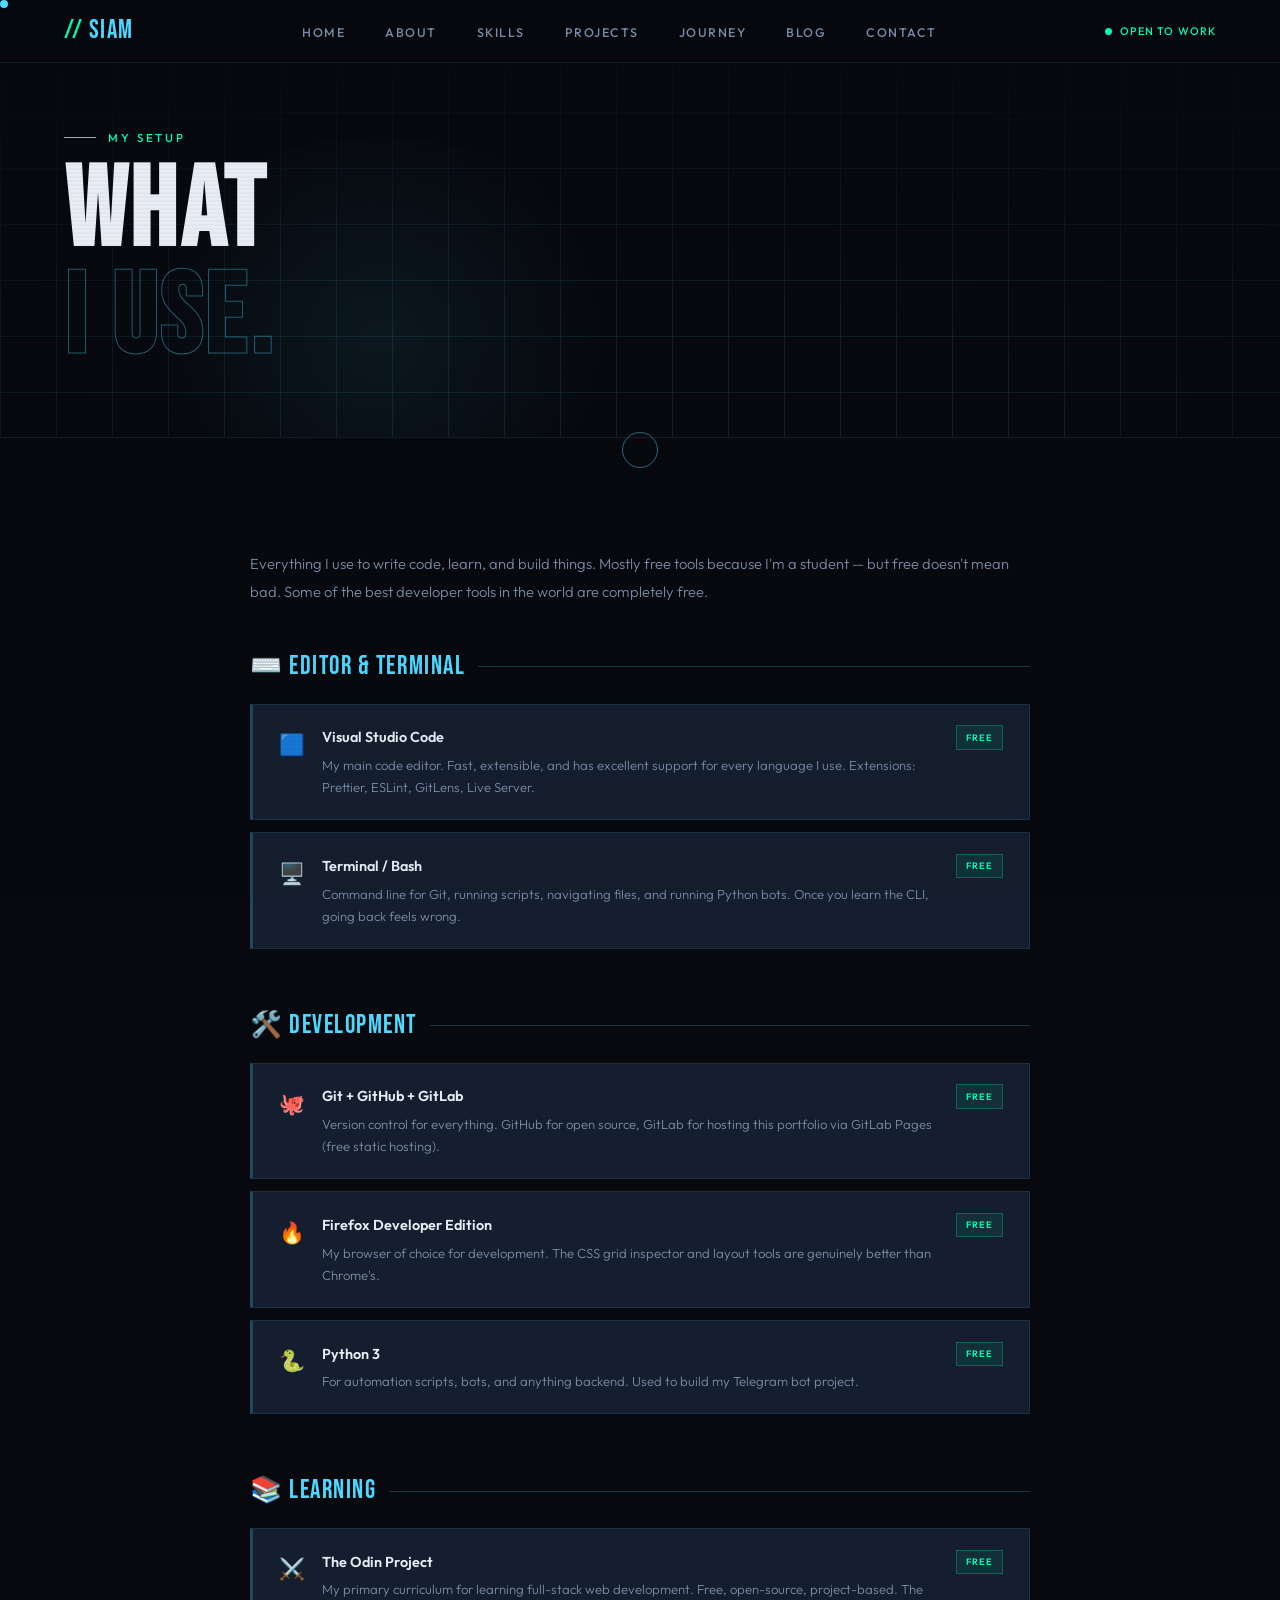
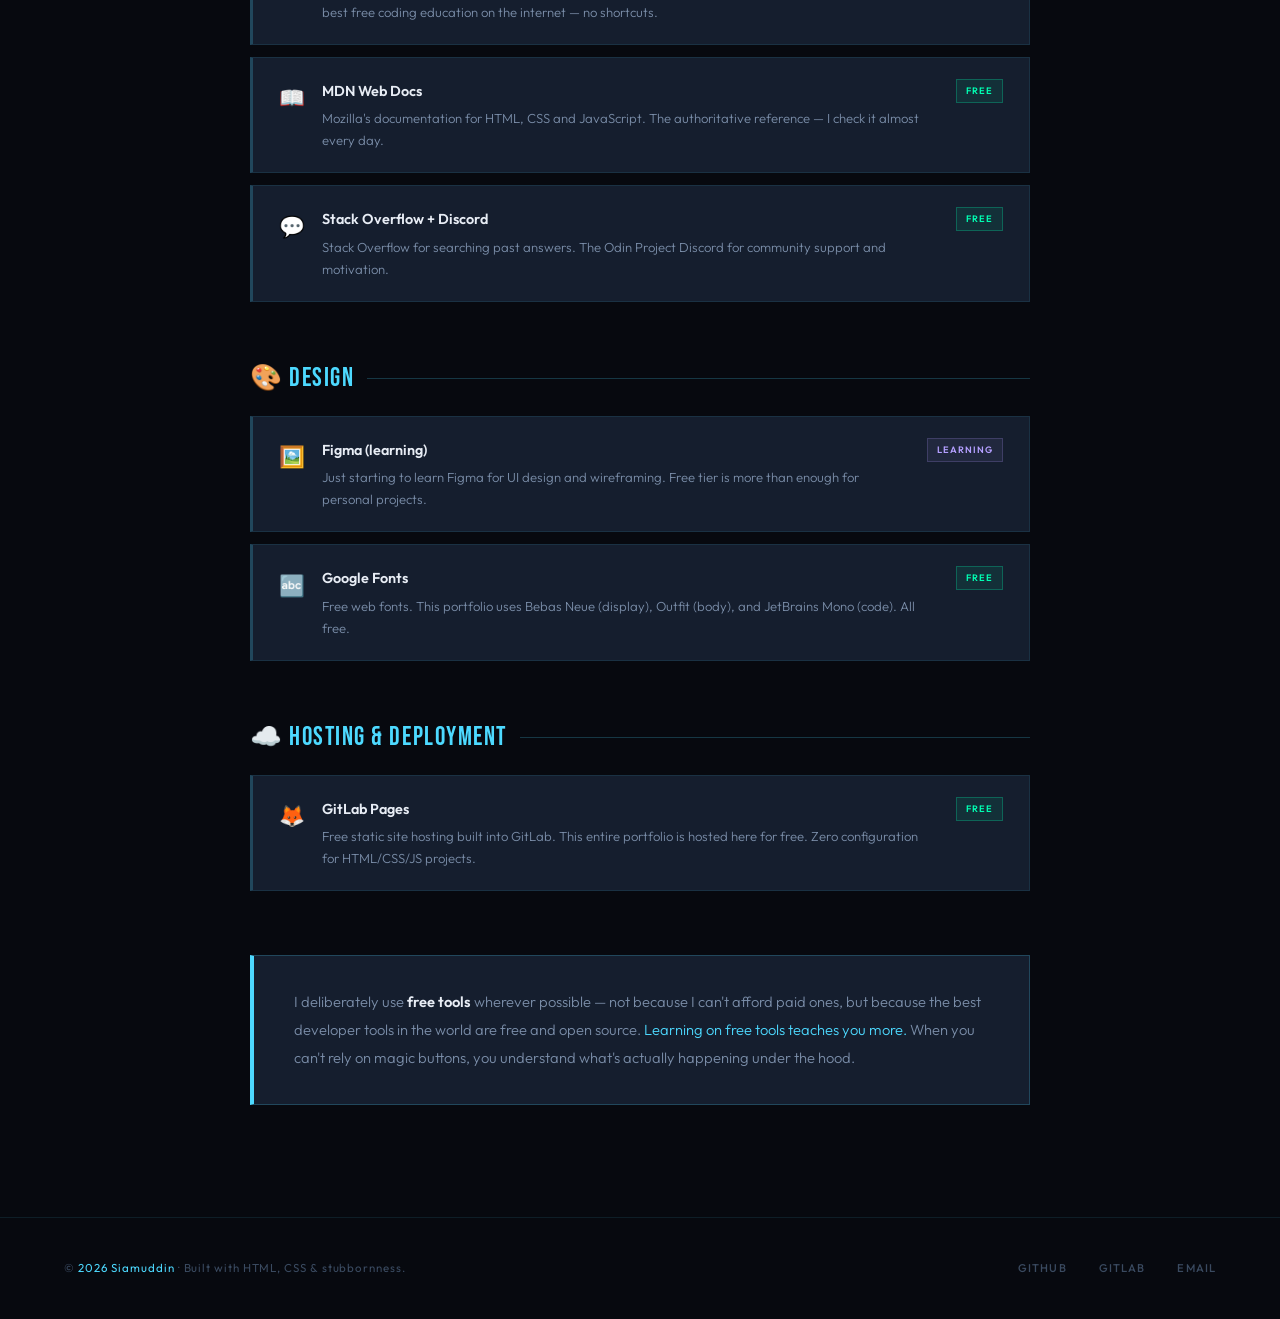
<file: pages/uses.html>
<!DOCTYPE html>
<!--
  pages/uses.html — USES PAGE
  ─────────────────────────────
  A "uses" page is a popular developer tradition — listing the tools,
  hardware and software you use day-to-day.
  Inspired by uses.tech (a directory of developer uses pages).
-->
<html lang="en">
<head>
  <meta charset="UTF-8">
  <meta name="viewport" content="width=device-width, initial-scale=1.0">
  <title>Uses — Siamuddin</title>
  <meta name="description" content="The tools, software and setup Siamuddin uses to code and build things.">
  <link rel="stylesheet" href="../css/style.css">
  <style>
    /* ── USES LIST ───────────────────────────────────────────── */
    .uses-section {
      margin-bottom: 4rem;
    }
    .uses-section-title {
      font-family: var(--font-display);
      font-size: 1.6rem; letter-spacing: 0.06em;
      color: var(--cyan); margin-bottom: 1.5rem;
      display: flex; align-items: center; gap: 0.8rem;
      line-height: 1;
    }
    .uses-section-title::after {
      content: '';
      flex: 1; height: 1px;
      background: var(--border2);
    }

    .uses-list { display: flex; flex-direction: column; gap: 0.75rem; }
    .uses-item {
      background: var(--surface);
      border: 1px solid var(--border);
      border-left: 3px solid var(--border2);
      padding: 1.3rem 1.6rem;
      display: flex; align-items: flex-start; gap: 1.2rem;
      transition: border-color 0.25s, border-left-color 0.25s;
    }
    .uses-item:hover { border-color: var(--border2); border-left-color: var(--cyan); }
    .uses-item-icon { font-size: 1.3rem; width: 24px; flex-shrink: 0; margin-top: 0.1rem; }
    .uses-item-body {}
    .uses-item-name {
      font-size: 0.9rem; font-weight: 600;
      color: var(--text); margin-bottom: 0.25rem;
    }
    .uses-item-desc {
      font-size: 0.82rem; font-weight: 300;
      color: var(--text2); line-height: 1.7;
    }
    .uses-item-desc a { color: var(--cyan); }
    .uses-item-badge {
      margin-left: auto; flex-shrink: 0;
      padding: 0.2rem 0.6rem;
      font-size: 0.58rem; font-weight: 600;
      letter-spacing: 0.1em; text-transform: uppercase;
    }
    .uses-item-badge.free   { background: rgba(0,255,179,0.08); border: 1px solid rgba(0,255,179,0.25); color: var(--accent); }
    .uses-item-badge.paid   { background: rgba(77,217,255,0.06); border: 1px solid var(--border2); color: var(--cyan); }
    .uses-item-badge.learn  { background: rgba(180,150,255,0.08); border: 1px solid rgba(180,150,255,0.2); color: #b49fff; }

    /* ── PHILOSOPHY BOX ──────────────────────────────────────── */
    .philosophy {
      background: var(--surface);
      border: 1px solid var(--border2);
      border-left: 4px solid var(--cyan);
      padding: 2rem 2.5rem;
      margin-top: 3rem;
    }
    .philosophy p {
      font-size: 0.92rem; font-weight: 300;
      line-height: 1.9; color: var(--text2);
    }
    .philosophy p strong { color: var(--text); font-weight: 600; }
    .philosophy p .hl { color: var(--cyan); }
  </style>
</head>
<body>
  <div class="cursor"></div>
  <div class="cursor-ring"></div>

  <nav class="navbar">
    <a class="nav-logo" href="../index.html"><span>//</span> SIAM</a>
    <ul class="nav-links">
      <li><a href="../index.html">Home</a></li>
      <li><a href="about.html">About</a></li>
      <li><a href="skills.html">Skills</a></li>
      <li><a href="projects.html">Projects</a></li>
      <li><a href="journey.html">Journey</a></li>
      <li><a href="blog.html">Blog</a></li>
      <li><a href="contact.html">Contact</a></li>
    </ul>
    <div class="nav-status"><div class="status-dot"></div> Open to Work</div>
    <button class="nav-hamburger" aria-label="Menu"><span></span><span></span><span></span></button>
  </nav>
  <div class="nav-mobile">
    <a href="../index.html">Home</a><a href="about.html">About</a>
    <a href="skills.html">Skills</a><a href="projects.html">Projects</a>
    <a href="journey.html">Journey</a><a href="blog.html">Blog</a>
    <a href="contact.html">Contact</a>
  </div>

  <div class="page-hero">
    <div class="page-hero-grid"></div>
    <div class="page-hero-glow"></div>
    <div class="page-hero-content">
      <div class="page-hero-eyebrow">My Setup</div>
      <h1 class="page-hero-title">WHAT<br><em>I USE.</em></h1>
    </div>
  </div>

  <section class="section">
    <div class="container" style="max-width: 780px;">
      <p class="reveal" style="font-size:0.92rem;font-weight:300;color:var(--text2);line-height:1.9;margin-bottom:3rem;">
        Everything I use to write code, learn, and build things.
        Mostly free tools because I'm a student — but free doesn't mean bad.
        Some of the best developer tools in the world are completely free.
      </p>

      <!-- Editor & Terminal -->
      <div class="uses-section reveal">
        <div class="uses-section-title">⌨️ Editor & Terminal</div>
        <div class="uses-list">
          <div class="uses-item">
            <div class="uses-item-icon">🟦</div>
            <div class="uses-item-body">
              <div class="uses-item-name">Visual Studio Code</div>
              <div class="uses-item-desc">My main code editor. Fast, extensible, and has excellent support for every language I use. Extensions: Prettier, ESLint, GitLens, Live Server.</div>
            </div>
            <span class="uses-item-badge free">Free</span>
          </div>
          <div class="uses-item">
            <div class="uses-item-icon">🖥️</div>
            <div class="uses-item-body">
              <div class="uses-item-name">Terminal / Bash</div>
              <div class="uses-item-desc">Command line for Git, running scripts, navigating files, and running Python bots. Once you learn the CLI, going back feels wrong.</div>
            </div>
            <span class="uses-item-badge free">Free</span>
          </div>
        </div>
      </div>

      <!-- Coding & Dev -->
      <div class="uses-section reveal">
        <div class="uses-section-title">🛠️ Development</div>
        <div class="uses-list">
          <div class="uses-item">
            <div class="uses-item-icon">🐙</div>
            <div class="uses-item-body">
              <div class="uses-item-name">Git + GitHub + GitLab</div>
              <div class="uses-item-desc">Version control for everything. GitHub for open source, GitLab for hosting this portfolio via GitLab Pages (free static hosting).</div>
            </div>
            <span class="uses-item-badge free">Free</span>
          </div>
          <div class="uses-item">
            <div class="uses-item-icon">🔥</div>
            <div class="uses-item-body">
              <div class="uses-item-name">Firefox Developer Edition</div>
              <div class="uses-item-desc">My browser of choice for development. The CSS grid inspector and layout tools are genuinely better than Chrome's.</div>
            </div>
            <span class="uses-item-badge free">Free</span>
          </div>
          <div class="uses-item">
            <div class="uses-item-icon">🐍</div>
            <div class="uses-item-body">
              <div class="uses-item-name">Python 3</div>
              <div class="uses-item-desc">For automation scripts, bots, and anything backend. Used to build my Telegram bot project.</div>
            </div>
            <span class="uses-item-badge free">Free</span>
          </div>
        </div>
      </div>

      <!-- Learning -->
      <div class="uses-section reveal">
        <div class="uses-section-title">📚 Learning</div>
        <div class="uses-list">
          <div class="uses-item">
            <div class="uses-item-icon">⚔️</div>
            <div class="uses-item-body">
              <div class="uses-item-name">The Odin Project</div>
              <div class="uses-item-desc">My primary curriculum for learning full-stack web development. Free, open-source, project-based. The best free coding education on the internet — no shortcuts.</div>
            </div>
            <span class="uses-item-badge free">Free</span>
          </div>
          <div class="uses-item">
            <div class="uses-item-icon">📖</div>
            <div class="uses-item-body">
              <div class="uses-item-name">MDN Web Docs</div>
              <div class="uses-item-desc">Mozilla's documentation for HTML, CSS and JavaScript. The authoritative reference — I check it almost every day.</div>
            </div>
            <span class="uses-item-badge free">Free</span>
          </div>
          <div class="uses-item">
            <div class="uses-item-icon">💬</div>
            <div class="uses-item-body">
              <div class="uses-item-name">Stack Overflow + Discord</div>
              <div class="uses-item-desc">Stack Overflow for searching past answers. The Odin Project Discord for community support and motivation.</div>
            </div>
            <span class="uses-item-badge free">Free</span>
          </div>
        </div>
      </div>

      <!-- Design -->
      <div class="uses-section reveal">
        <div class="uses-section-title">🎨 Design</div>
        <div class="uses-list">
          <div class="uses-item">
            <div class="uses-item-icon">🖼️</div>
            <div class="uses-item-body">
              <div class="uses-item-name">Figma (learning)</div>
              <div class="uses-item-desc">Just starting to learn Figma for UI design and wireframing. Free tier is more than enough for personal projects.</div>
            </div>
            <span class="uses-item-badge learn">Learning</span>
          </div>
          <div class="uses-item">
            <div class="uses-item-icon">🔤</div>
            <div class="uses-item-body">
              <div class="uses-item-name">Google Fonts</div>
              <div class="uses-item-desc">Free web fonts. This portfolio uses Bebas Neue (display), Outfit (body), and JetBrains Mono (code). All free.</div>
            </div>
            <span class="uses-item-badge free">Free</span>
          </div>
        </div>
      </div>

      <!-- Hosting -->
      <div class="uses-section reveal">
        <div class="uses-section-title">☁️ Hosting & Deployment</div>
        <div class="uses-list">
          <div class="uses-item">
            <div class="uses-item-icon">🦊</div>
            <div class="uses-item-body">
              <div class="uses-item-name">GitLab Pages</div>
              <div class="uses-item-desc">Free static site hosting built into GitLab. This entire portfolio is hosted here for free. Zero configuration for HTML/CSS/JS projects.</div>
            </div>
            <span class="uses-item-badge free">Free</span>
          </div>
        </div>
      </div>

      <!-- Philosophy -->
      <div class="philosophy reveal">
        <p>
          I deliberately use <strong>free tools</strong> wherever possible —
          not because I can't afford paid ones, but because the best
          developer tools in the world are free and open source.
          <span class="hl">Learning on free tools teaches you more.</span>
          When you can't rely on magic buttons, you understand what's
          actually happening under the hood.
        </p>
      </div>

    </div>
  </section>

  <footer>
    <div class="footer-left">© <span id="footer-year"></span> <span>Siamuddin</span> · Built with HTML, CSS & stubbornness.</div>
    <div class="footer-right">
      <a href="https://github.com/siamuddin" target="_blank" rel="noopener">GitHub</a>
      <a href="https://gitlab.com/siamuddin" target="_blank" rel="noopener">GitLab</a>
      <a href="mailto:shelve-clock-corny@duck.com">Email</a>
    </div>
  </footer>

  <script src="../js/main.js"></script>
</body>
</html>
</file>
<file: css/style.css>
/* ============================================================
   SIAMUDDIN PORTFOLIO — SHARED STYLESHEET
   style.css
   
   This file is loaded by EVERY page on the site.
   It contains:
     1. Google Font imports
     2. CSS Variables (colours, spacing, fonts)
     3. Reset / base styles
     4. Navigation bar
     5. Footer
     6. Reusable utility classes
     7. Scroll & fade-in animations
     8. Custom cursor
     9. Responsive / mobile rules
   ============================================================ */


/* ── 1. FONTS ──────────────────────────────────────────────── */
/* 
  Bebas Neue  → big, tall, cinematic display headings
  Outfit      → clean, modern body + UI text (much taller than Space Mono)
  JetBrains Mono → code snippets only
*/
@import url('https://fonts.googleapis.com/css2?family=Bebas+Neue&family=Outfit:wght@300;400;500;600;700&family=JetBrains+Mono:ital,wght@0,400;0,600;1,400&display=swap');


/* ── 2. CSS VARIABLES ──────────────────────────────────────── */
/*
  All colours and sizes live here as "variables".
  Change one value here → it updates the whole site instantly.
  Syntax: var(--name)  to USE a variable anywhere in CSS.
*/
:root {
  /* Background layers (darkest → lighter) */
  --bg:        #07090f;   /* page background */
  --bg2:       #0c1018;   /* alternating sections */
  --bg3:       #111827;   /* cards / surfaces */
  --surface:   #151e2e;   /* elevated panels */

  /* Brand colours */
  --cyan:      #4dd9ff;   /* primary accent */
  --cyan-dim:  rgba(77,217,255,0.10);
  --cyan-glow: rgba(77,217,255,0.05);
  --accent:    #00ffb3;   /* secondary accent (mint green) */
  --red:       #ff4d6a;   /* danger / glitch */

  /* Border colours (low opacity so they feel subtle) */
  --border:    rgba(77,217,255,0.10);
  --border2:   rgba(77,217,255,0.22);

  /* Text shades */
  --text:      #e8edf5;   /* primary text */
  --text2:     #7a8da8;   /* secondary / muted */
  --text3:     #3a4a60;   /* very muted / labels */

  /* Font stacks */
  --font-display: 'Bebas Neue', sans-serif;   /* headings */
  --font-body:    'Outfit', sans-serif;        /* body text */
  --font-mono:    'JetBrains Mono', monospace; /* code */

  /* Spacing scale */
  --sp-xs: 0.5rem;
  --sp-sm: 1rem;
  --sp-md: 2rem;
  --sp-lg: 4rem;
  --sp-xl: 7rem;
}


/* ── 3. RESET & BASE ───────────────────────────────────────── */
/*
  "Reset" means removing browser default styles so every browser
  looks the same. box-sizing: border-box makes width/height
  calculations include padding (much easier to work with).
*/
*, *::before, *::after {
  margin: 0;
  padding: 0;
  box-sizing: border-box;
}

html {
  scroll-behavior: smooth; /* smooth scrolling when clicking anchor links */
  font-size: 16px;
}

body {
  background: var(--bg);
  color: var(--text);
  font-family: var(--font-body);
  font-size: 1rem;
  line-height: 1.7;
  overflow-x: hidden; /* prevent horizontal scroll from animations */
  cursor: none;       /* hide default cursor; we draw our own below */
}

/* Links reset */
a { color: inherit; text-decoration: none; }
img { display: block; max-width: 100%; }
ul, ol { list-style: none; }
button { cursor: none; border: none; background: none; font-family: inherit; }


/* ── 4. CUSTOM CURSOR ──────────────────────────────────────── */
/*
  Two elements: a small dot that follows the mouse instantly,
  and a larger ring that "lags" behind using JS lerp animation.
  mix-blend-mode: screen makes them glow on dark backgrounds.
*/
.cursor {
  width: 8px; height: 8px;
  background: var(--cyan);
  border-radius: 50%;
  position: fixed; top: 0; left: 0;
  pointer-events: none;
  z-index: 9999;
  mix-blend-mode: screen;
}
.cursor-ring {
  width: 36px; height: 36px;
  border: 1px solid rgba(77,217,255,0.45);
  border-radius: 50%;
  position: fixed; top: 0; left: 0;
  pointer-events: none;
  z-index: 9998;
  transition: width 0.2s, height 0.2s, border-color 0.2s;
  mix-blend-mode: screen;
}
/* Make ring bigger when hovering interactive elements */
body.cursor-hover .cursor-ring {
  width: 56px; height: 56px;
  border-color: rgba(77,217,255,0.7);
}


/* ── 5. SCANLINE OVERLAY ───────────────────────────────────── */
/*
  A subtle texture layered over everything — gives a retro
  CRT-monitor feel. pointer-events: none means clicks pass through it.
*/
body::before {
  content: '';
  position: fixed; inset: 0;
  background: repeating-linear-gradient(
    0deg,
    transparent, transparent 2px,
    rgba(0,0,0,0.025) 2px, rgba(0,0,0,0.025) 4px
  );
  pointer-events: none;
  z-index: 1000;
}


/* ── 6. NAVIGATION ─────────────────────────────────────────── */
/*
  Fixed navbar — stays at the top while you scroll.
  backdrop-filter: blur() creates the frosted-glass effect.
*/
.navbar {
  position: fixed;
  top: 0; left: 0; right: 0;
  z-index: 500;
  padding: 1.1rem 4rem;
  display: flex;
  align-items: center;
  justify-content: space-between;
  background: rgba(7,9,15,0.82);
  backdrop-filter: blur(24px);
  -webkit-backdrop-filter: blur(24px);
  border-bottom: 1px solid var(--border);
  transition: padding 0.3s;
}

/* Logo */
.nav-logo {
  font-family: var(--font-display);
  font-size: 1.6rem;
  letter-spacing: 0.06em;
  color: var(--cyan);
  line-height: 1;
}
.nav-logo span { color: var(--accent); }

/* Nav links (desktop) */
.nav-links {
  display: flex;
  align-items: center;
  gap: 2.5rem;
}
.nav-links a {
  font-family: var(--font-body);
  font-size: 0.78rem;
  font-weight: 500;
  letter-spacing: 0.12em;
  text-transform: uppercase;
  color: var(--text2);
  transition: color 0.25s;
  position: relative;
}
/* Underline that slides in on hover */
.nav-links a::after {
  content: '';
  position: absolute;
  bottom: -4px; left: 0;
  width: 0; height: 1px;
  background: var(--cyan);
  transition: width 0.3s ease;
}
.nav-links a:hover,
.nav-links a.active { color: var(--cyan); }
.nav-links a:hover::after,
.nav-links a.active::after { width: 100%; }

/* Status pill top-right */
.nav-status {
  display: flex;
  align-items: center;
  gap: 0.5rem;
  font-size: 0.68rem;
  font-weight: 500;
  letter-spacing: 0.1em;
  color: var(--accent);
  text-transform: uppercase;
}
.status-dot {
  width: 7px; height: 7px;
  border-radius: 50%;
  background: var(--accent);
  animation: blink-dot 2.2s ease-in-out infinite;
}
@keyframes blink-dot {
  0%,100% { opacity: 1; }
  50%      { opacity: 0.3; }
}

/* Hamburger (mobile) */
.nav-hamburger {
  display: none;
  flex-direction: column;
  gap: 5px;
  padding: 4px;
}
.nav-hamburger span {
  display: block;
  width: 24px; height: 1.5px;
  background: var(--cyan);
  transition: all 0.3s;
}

/* Mobile menu */
.nav-mobile {
  display: none;
  position: fixed;
  inset: 0;
  background: rgba(7,9,15,0.97);
  backdrop-filter: blur(20px);
  z-index: 499;
  flex-direction: column;
  align-items: center;
  justify-content: center;
  gap: 2.5rem;
}
.nav-mobile.open { display: flex; }
.nav-mobile a {
  font-family: var(--font-display);
  font-size: 3rem;
  letter-spacing: 0.08em;
  color: var(--text2);
  transition: color 0.2s;
}
.nav-mobile a:hover { color: var(--cyan); }


/* ── 7. PAGE HERO BANNER (shared across inner pages) ────────── */
.page-hero {
  min-height: 42vh;
  display: flex;
  align-items: flex-end;
  padding: 8rem var(--sp-lg) 4rem;
  position: relative;
  overflow: hidden;
  border-bottom: 1px solid var(--border);
}
.page-hero-grid {
  position: absolute; inset: 0;
  background-image:
    linear-gradient(var(--border) 1px, transparent 1px),
    linear-gradient(90deg, var(--border) 1px, transparent 1px);
  background-size: 56px 56px;
  mask-image: radial-gradient(ellipse 100% 100% at 50% 100%, black 30%, transparent 100%);
}
.page-hero-glow {
  position: absolute;
  width: 500px; height: 400px;
  border-radius: 50%;
  background: radial-gradient(circle, rgba(77,217,255,0.07) 0%, transparent 70%);
  bottom: -100px; left: 10%;
  pointer-events: none;
}
.page-hero-content { position: relative; z-index: 2; }
.page-hero-eyebrow {
  font-size: 0.72rem;
  font-weight: 500;
  letter-spacing: 0.25em;
  text-transform: uppercase;
  color: var(--accent);
  margin-bottom: 0.8rem;
  display: flex;
  align-items: center;
  gap: 0.75rem;
}
.page-hero-eyebrow::before {
  content: '';
  display: inline-block;
  width: 32px; height: 1px;
  background: var(--accent);
}
.page-hero-title {
  font-family: var(--font-display);
  font-size: clamp(3.5rem, 9vw, 7rem);
  line-height: 0.95;
  letter-spacing: 0.03em;
  color: var(--text);
}
.page-hero-title em {
  font-style: normal;
  color: transparent;
  -webkit-text-stroke: 1px rgba(77,217,255,0.4);
}


/* ── 8. SECTION LAYOUT ─────────────────────────────────────── */
.section {
  padding: var(--sp-xl) var(--sp-lg);
  position: relative;
}
.section--alt { background: var(--bg2); }

.container {
  max-width: 1120px;
  margin: 0 auto;
}

/* Section heading row */
.section-header {
  display: flex;
  align-items: center;
  gap: 1.25rem;
  margin-bottom: 4rem;
}
.section-num {
  font-family: var(--font-mono);
  font-size: 0.65rem;
  color: var(--accent);
  letter-spacing: 0.18em;
  white-space: nowrap;
}
.section-title {
  font-family: var(--font-display);
  font-size: clamp(2rem, 5vw, 3rem);
  letter-spacing: 0.04em;
  color: var(--text);
  line-height: 1;
}
.section-rule {
  flex: 1;
  height: 1px;
  background: linear-gradient(to right, var(--border2), transparent);
}


/* ── 9. BUTTONS ────────────────────────────────────────────── */
/* Primary — filled cyan, clipped corner */
.btn {
  display: inline-flex;
  align-items: center;
  gap: 0.5rem;
  padding: 0.85rem 2.2rem;
  font-family: var(--font-body);
  font-size: 0.82rem;
  font-weight: 600;
  letter-spacing: 0.1em;
  text-transform: uppercase;
  text-decoration: none;
  transition: all 0.22s;
  clip-path: polygon(0 0, calc(100% - 12px) 0, 100% 12px, 100% 100%, 12px 100%, 0 calc(100% - 12px));
  cursor: none;
}
.btn-primary {
  background: var(--cyan);
  color: #040608;
}
.btn-primary:hover {
  background: var(--accent);
  transform: translateY(-3px);
}
.btn-outline {
  background: transparent;
  color: var(--cyan);
  border: 1px solid var(--border2);
}
.btn-outline:hover {
  background: var(--cyan-dim);
  border-color: var(--cyan);
  transform: translateY(-3px);
}
.btn-ghost {
  background: transparent;
  color: var(--text2);
  border: 1px solid var(--border);
  font-size: 0.75rem;
}
.btn-ghost:hover {
  color: var(--cyan);
  border-color: var(--border2);
}


/* ── 10. CARDS ─────────────────────────────────────────────── */
.card {
  background: var(--surface);
  border: 1px solid var(--border);
  padding: 2rem;
  position: relative;
  overflow: hidden;
  transition: border-color 0.3s, transform 0.3s;
}
.card::before {
  content: '';
  position: absolute; top: 0; left: 0;
  width: 100%; height: 2px;
  background: linear-gradient(to right, var(--cyan), var(--accent));
  transform: scaleX(0);
  transform-origin: left;
  transition: transform 0.35s ease;
}
.card:hover { border-color: var(--border2); transform: translateY(-5px); }
.card:hover::before { transform: scaleX(1); }


/* ── 11. TAGS / PILLS ──────────────────────────────────────── */
.tag {
  display: inline-block;
  padding: 0.28rem 0.8rem;
  border: 1px solid var(--border2);
  background: var(--cyan-dim);
  font-size: 0.7rem;
  font-weight: 500;
  letter-spacing: 0.07em;
  color: var(--cyan);
  transition: all 0.2s;
}
.tag:hover {
  background: rgba(77,217,255,0.18);
}
.tag--accent {
  border-color: rgba(0,255,179,0.3);
  background: rgba(0,255,179,0.08);
  color: var(--accent);
}


/* ── 12. SCROLL FADE-IN ANIMATION ──────────────────────────── */
/*
  Elements start invisible (opacity:0, shifted down 28px).
  JavaScript adds the class "visible" when they scroll into view.
  The CSS transition then animates them into place.
*/
.reveal {
  opacity: 0;
  transform: translateY(28px);
  transition: opacity 0.65s ease, transform 0.65s ease;
}
.reveal.visible {
  opacity: 1;
  transform: translateY(0);
}
/* Delay variants — stagger children in a grid */
.reveal-delay-1 { transition-delay: 0.1s; }
.reveal-delay-2 { transition-delay: 0.2s; }
.reveal-delay-3 { transition-delay: 0.3s; }
.reveal-delay-4 { transition-delay: 0.4s; }


/* ── 13. FOOTER ────────────────────────────────────────────── */
footer {
  padding: 2.5rem var(--sp-lg);
  border-top: 1px solid var(--border);
  background: var(--bg);
  display: flex;
  align-items: center;
  justify-content: space-between;
  flex-wrap: wrap;
  gap: 1rem;
}
.footer-left {
  font-size: 0.72rem;
  color: var(--text3);
  letter-spacing: 0.08em;
  line-height: 1.8;
}
.footer-left span { color: var(--cyan); }
.footer-right {
  display: flex;
  gap: 2rem;
}
.footer-right a {
  font-size: 0.7rem;
  font-weight: 500;
  letter-spacing: 0.1em;
  text-transform: uppercase;
  color: var(--text3);
  transition: color 0.2s;
}
.footer-right a:hover { color: var(--cyan); }


/* ── 14. CODE BLOCK STYLING ────────────────────────────────── */
.code-window {
  background: #0a0f18;
  border: 1px solid var(--border2);
  overflow: hidden;
}
.code-titlebar {
  background: var(--surface);
  padding: 0.65rem 1rem;
  display: flex;
  align-items: center;
  gap: 0.5rem;
  border-bottom: 1px solid var(--border);
}
.code-dot { width: 10px; height: 10px; border-radius: 50%; }
.code-dot.r { background: #ff5f57; }
.code-dot.y { background: #febc2e; }
.code-dot.g { background: #28c840; }
.code-filename { font-size: 0.65rem; color: var(--text3); margin-left: 0.4rem; font-family: var(--font-mono); }
.code-body { padding: 1.4rem 1.6rem; font-family: var(--font-mono); font-size: 0.8rem; line-height: 2; }
.code-body .ln { color: var(--text3); user-select: none; margin-right: 1.4rem; font-size: 0.68rem; }
.ck { color: #c792ea; }   /* keyword */
.cs { color: #c3e88d; }   /* string */
.cv { color: var(--cyan); } /* variable */
.cc { color: var(--text3); font-style: italic; } /* comment */
.cf { color: #82aaff; }   /* function/key */
.cn { color: var(--accent); } /* number */


/* ── 15. RESPONSIVE / MOBILE ───────────────────────────────── */
/*
  @media rules apply styles ONLY when the screen is below a width.
  768px is the common "tablet" breakpoint.
*/
@media (max-width: 900px) {
  :root { --sp-lg: 1.5rem; --sp-xl: 4rem; }
  .navbar { padding: 1rem 1.5rem; }
  .nav-links { display: none; }          /* hide desktop links */
  .nav-hamburger { display: flex; }      /* show hamburger icon */
  .nav-status { display: none; }
  .page-hero { padding: 7rem 1.5rem 3rem; }
  footer { flex-direction: column; text-align: center; }
  .footer-right { justify-content: center; }
}
@media (max-width: 600px) {
  .page-hero-title { font-size: 3rem; }
}
</file>
